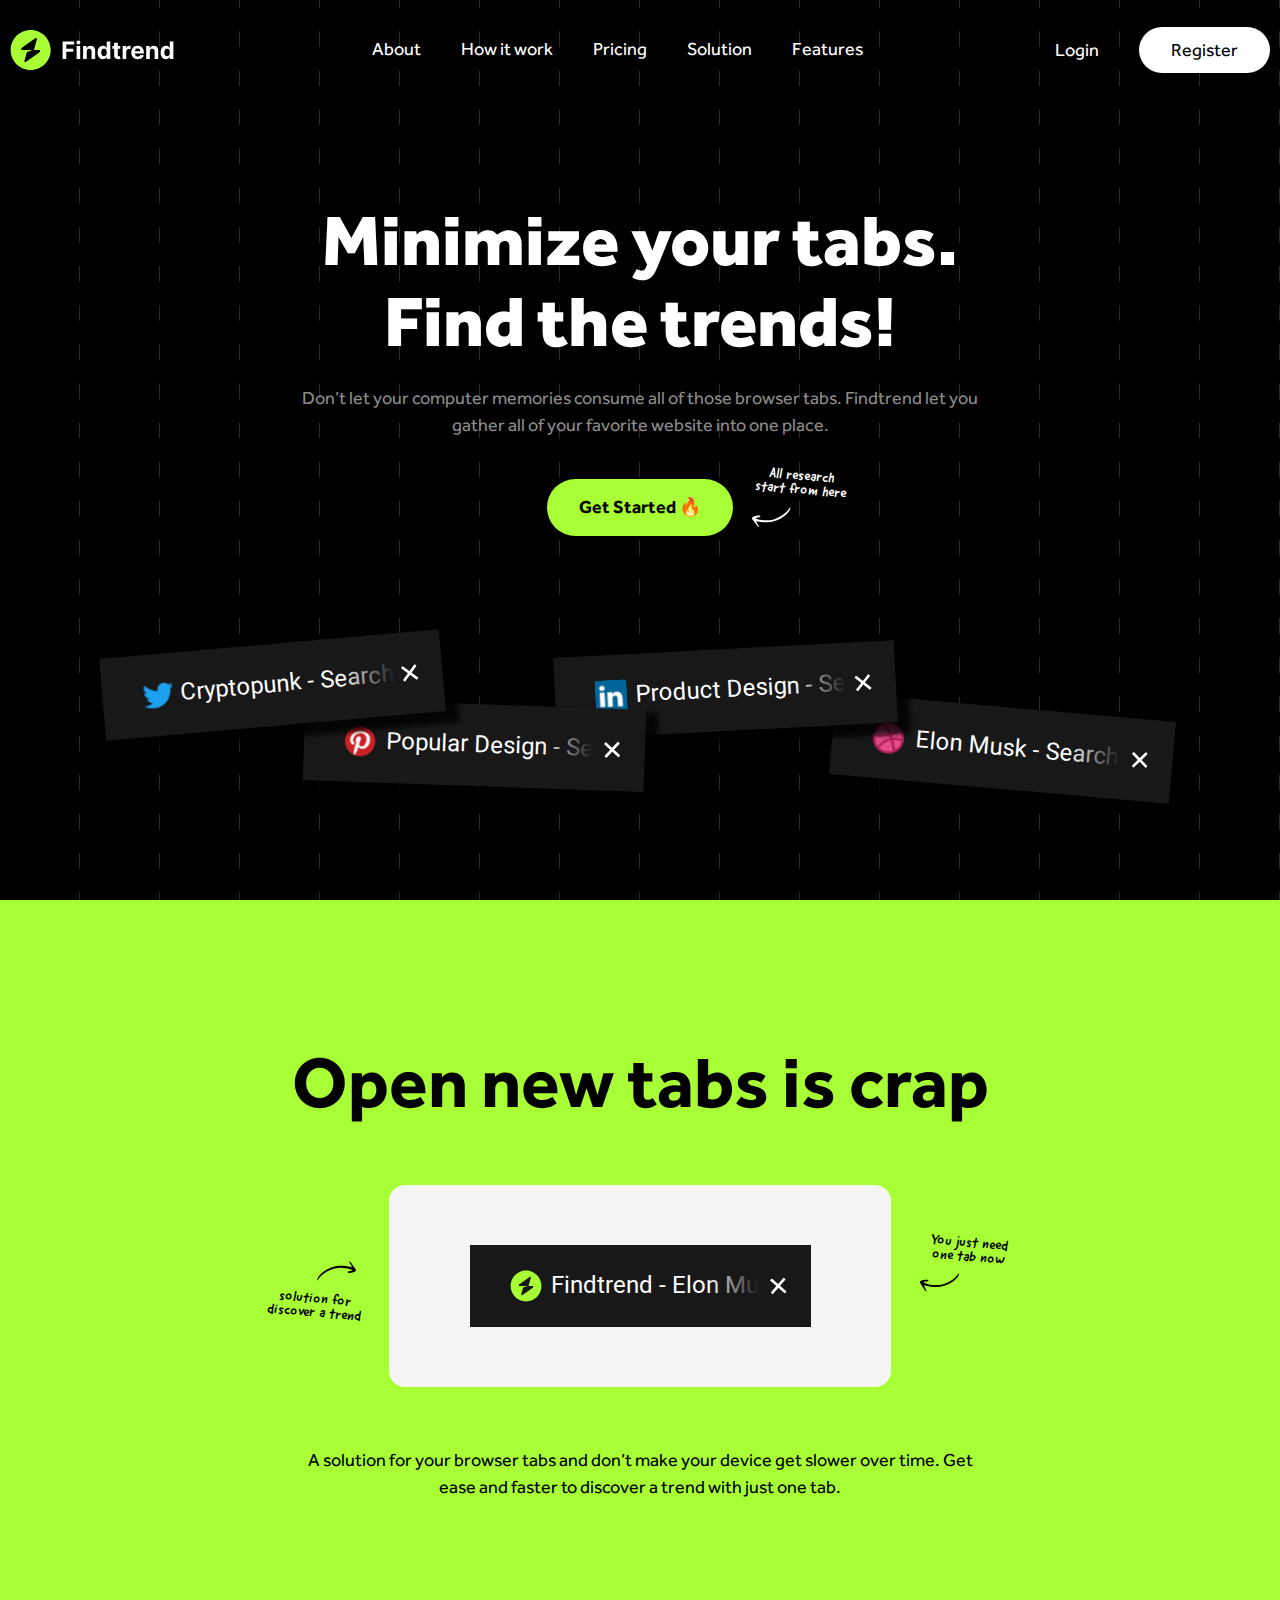
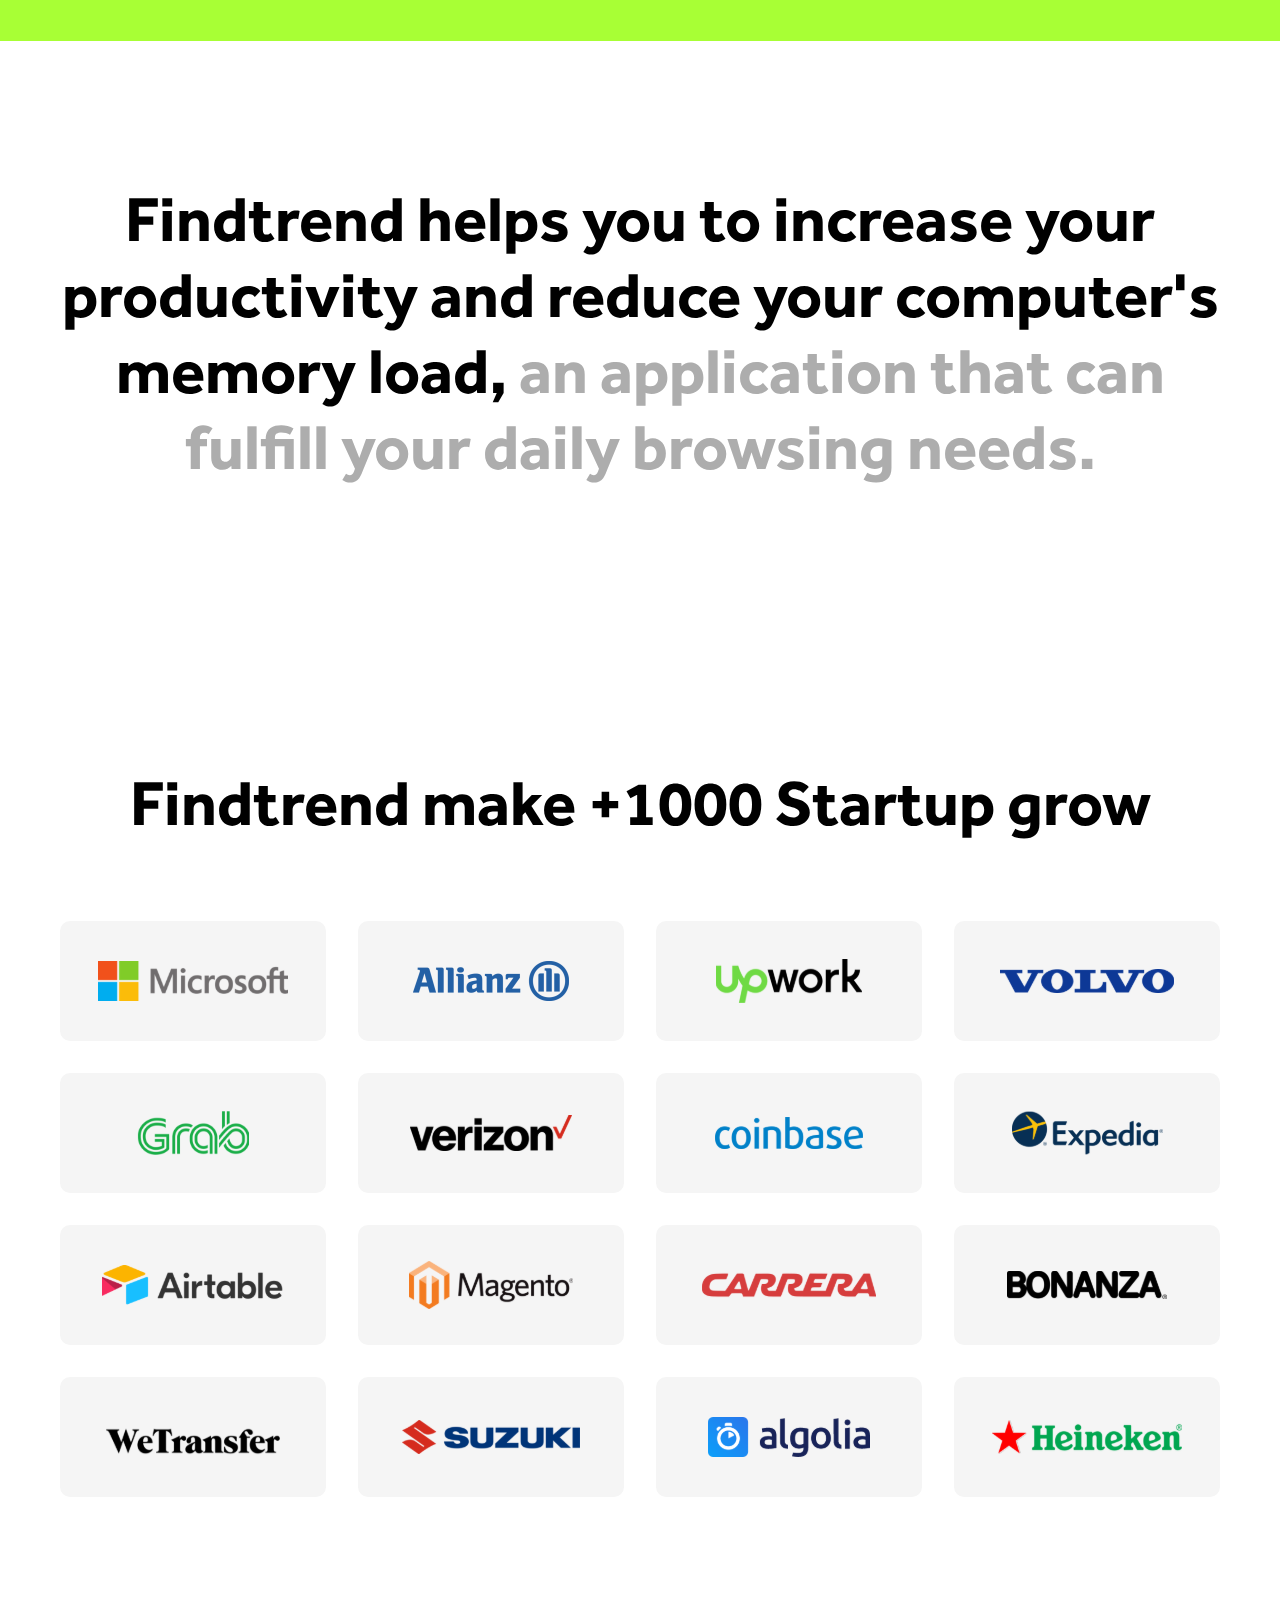
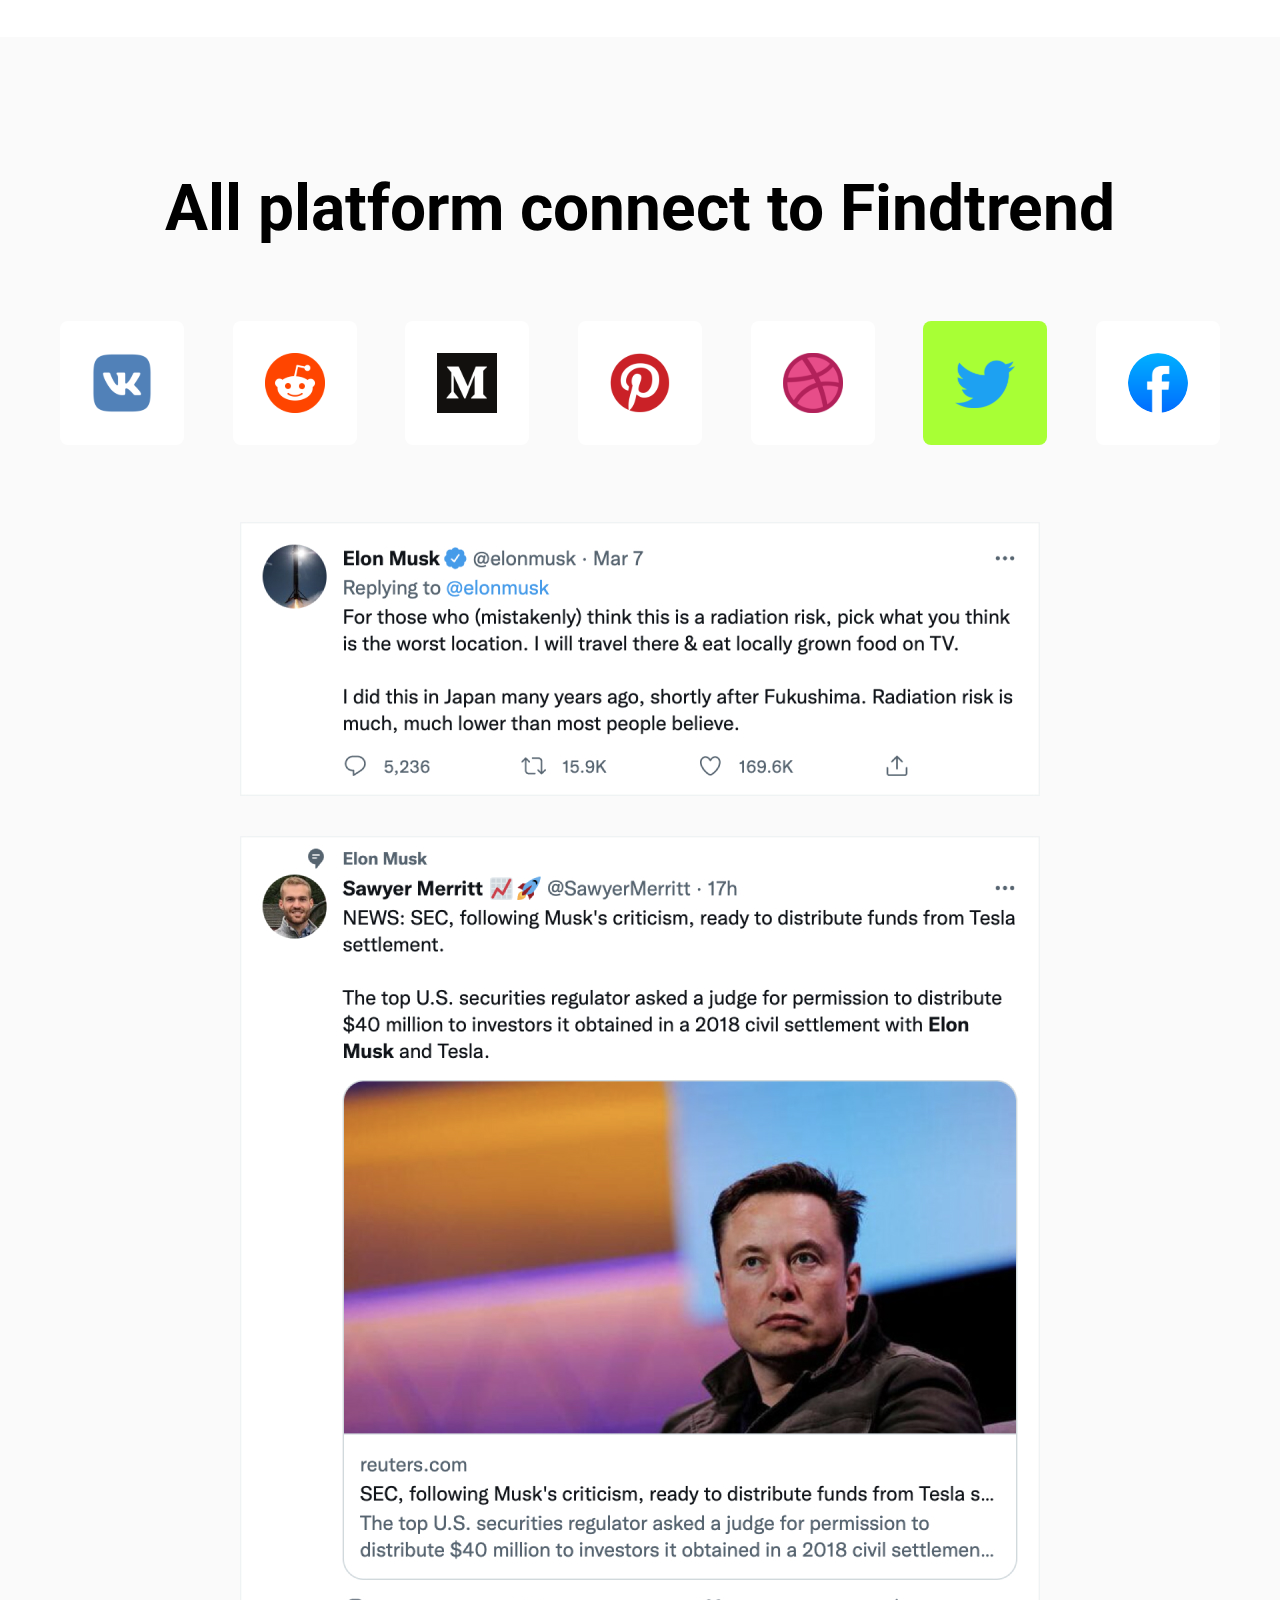
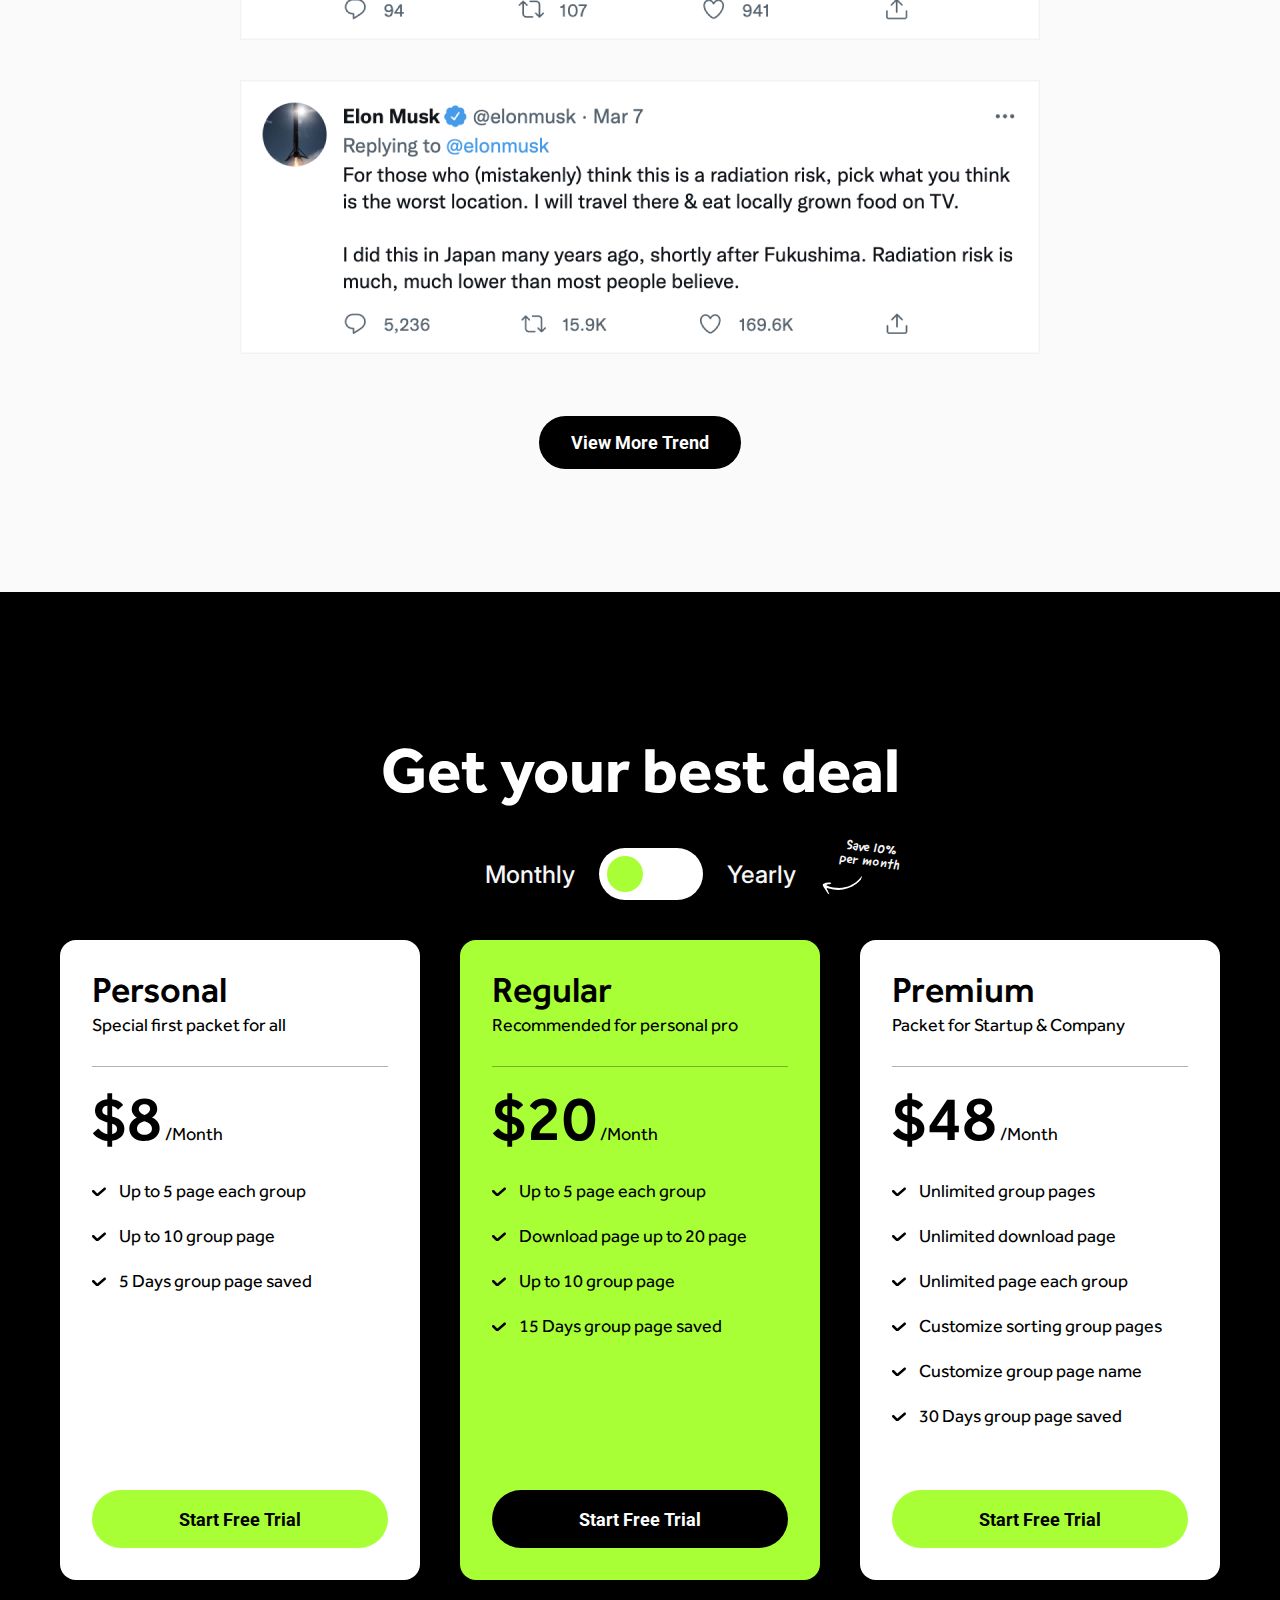
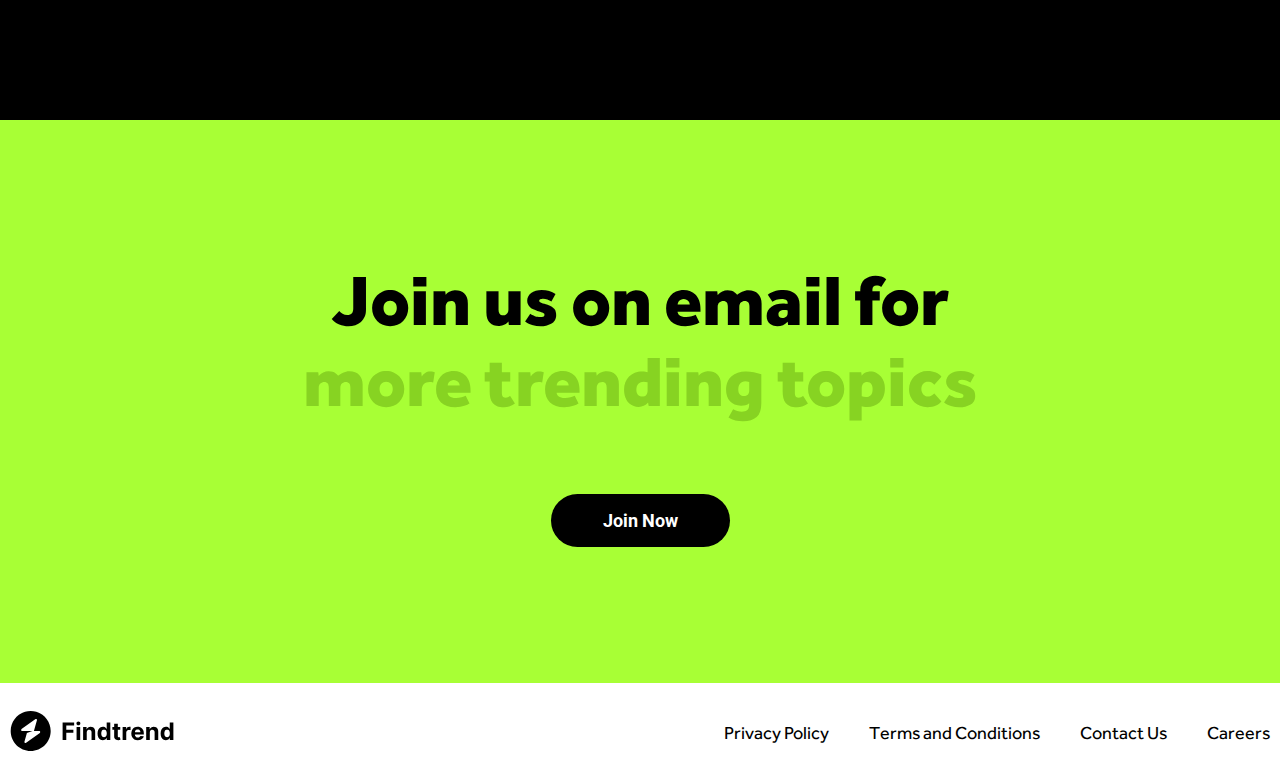
<file: index.html>
<!DOCTYPE html>
<html lang="en">

<head>
  <meta charset="UTF-8">
  <meta http-equiv="X-UA-Compatible" content="IE=edge">
  <meta name="viewport" content="width=device-width, initial-scale=1.0">
  <link rel="stylesheet" href="css/style.css">
  <title>Findtrend</title>
</head>

<body>
  <header class="header fixed-for-popup" id="header">
    <div class="container container--large header__container"><a class="logo header__logo" href="#"><span
          class="logo__mobile"><svg width="40" height="40" viewBox="0 0 40 40" fill="none"
            xmlns="http://www.w3.org/2000/svg">
            <path fill-rule="evenodd" clip-rule="evenodd"
              d="M20 40C31.0457 40 40 31.0457 40 20C40 8.95431 31.0457 0 20 0C8.95429 0 0 8.95431 0 20C0 31.0457 8.95429 40 20 40ZM26.2393 9.31684C26.543 8.23805 25.4961 7.60013 24.54 8.2813L11.1931 17.7896C10.1562 18.5283 10.3193 20 11.4381 20H14.9527V19.9728H21.8025L16.2212 21.9421L13.7607 30.6832C13.457 31.762 14.5038 32.3999 15.46 31.7187L28.8069 22.2105C29.8438 21.4718 29.6806 20 28.5619 20H23.2321L26.2393 9.31684Z"
              fill="#A8FF35" />
          </svg>
        </span><span class="logo__desk"><svg width="170" height="41" viewBox="0 0 170 41" fill="none"
            xmlns="http://www.w3.org/2000/svg">
            <path
              d="M52.5991 29V11.5455H64.1559V14.5881H56.2894V18.7472H63.3889V21.7898H56.2894V29H52.5991ZM66.57 29V15.9091H70.2006V29H66.57ZM68.3938 14.2216C67.854 14.2216 67.391 14.0426 67.0046 13.6847C66.6239 13.321 66.4336 12.8864 66.4336 12.3807C66.4336 11.8807 66.6239 11.4517 67.0046 11.0938C67.391 10.7301 67.854 10.5483 68.3938 10.5483C68.9336 10.5483 69.3938 10.7301 69.7745 11.0938C70.1609 11.4517 70.354 11.8807 70.354 12.3807C70.354 12.8864 70.1609 13.321 69.7745 13.6847C69.3938 14.0426 68.9336 14.2216 68.3938 14.2216ZM76.7397 21.4318V29H73.109V15.9091H76.5692V18.2188H76.7227C77.0124 17.4574 77.4982 16.8551 78.18 16.4119C78.8619 15.9631 79.6886 15.7386 80.6602 15.7386C81.5692 15.7386 82.3619 15.9375 83.038 16.3352C83.7141 16.733 84.2397 17.3011 84.6147 18.0398C84.9897 18.7727 85.1772 19.6477 85.1772 20.6648V29H81.5465V21.3125C81.5522 20.5114 81.3477 19.8864 80.9329 19.4375C80.5181 18.983 79.9471 18.7557 79.2198 18.7557C78.7312 18.7557 78.2994 18.8608 77.9244 19.071C77.555 19.2812 77.2653 19.5881 77.055 19.9915C76.8505 20.3892 76.7454 20.8693 76.7397 21.4318ZM92.8626 29.2131C91.8683 29.2131 90.9677 28.9574 90.1609 28.446C89.3597 27.929 88.7234 27.1705 88.2518 26.1705C87.7859 25.1648 87.5529 23.9318 87.5529 22.4716C87.5529 20.9716 87.7944 19.7244 88.2773 18.7301C88.7603 17.7301 89.4023 16.983 90.2035 16.4886C91.0103 15.9886 91.8938 15.7386 92.854 15.7386C93.587 15.7386 94.1978 15.8636 94.6864 16.1136C95.1808 16.358 95.5785 16.6648 95.8796 17.0341C96.1864 17.3977 96.4194 17.7557 96.5785 18.108H96.6893V11.5455H100.311V29H96.7319V26.9034H96.5785C96.408 27.267 96.1665 27.6278 95.854 27.9858C95.5472 28.3381 95.1467 28.6307 94.6523 28.8636C94.1637 29.0966 93.5671 29.2131 92.8626 29.2131ZM94.0131 26.3239C94.5984 26.3239 95.0927 26.1648 95.4961 25.8466C95.9052 25.5227 96.2177 25.071 96.4336 24.4915C96.6552 23.9119 96.766 23.233 96.766 22.4545C96.766 21.6761 96.658 21 96.4421 20.4261C96.2262 19.8523 95.9137 19.4091 95.5046 19.0966C95.0955 18.7841 94.5984 18.6278 94.0131 18.6278C93.4165 18.6278 92.9137 18.7898 92.5046 19.1136C92.0955 19.4375 91.7859 19.8864 91.5756 20.4602C91.3654 21.0341 91.2603 21.6989 91.2603 22.4545C91.2603 23.2159 91.3654 23.8892 91.5756 24.4744C91.7915 25.054 92.1012 25.5085 92.5046 25.8381C92.9137 26.1619 93.4165 26.3239 94.0131 26.3239ZM110.26 15.9091V18.6364H102.376V15.9091H110.26ZM104.166 12.7727H107.797V24.9773C107.797 25.3125 107.848 25.5739 107.95 25.7614C108.052 25.9432 108.194 26.071 108.376 26.1449C108.564 26.2187 108.779 26.2557 109.024 26.2557C109.194 26.2557 109.365 26.2415 109.535 26.2131C109.706 26.179 109.836 26.1534 109.927 26.1364L110.498 28.8381C110.316 28.8949 110.061 28.9602 109.731 29.0341C109.402 29.1136 109.001 29.1619 108.529 29.179C107.654 29.2131 106.887 29.0966 106.228 28.8295C105.575 28.5625 105.066 28.1477 104.703 27.5852C104.339 27.0227 104.16 26.3125 104.166 25.4545V12.7727ZM112.625 29V15.9091H116.145V18.1932H116.281C116.52 17.3807 116.92 16.767 117.483 16.3523C118.045 15.9318 118.693 15.7216 119.426 15.7216C119.608 15.7216 119.804 15.733 120.014 15.7557C120.224 15.7784 120.409 15.8097 120.568 15.8494V19.071C120.397 19.0199 120.162 18.9744 119.86 18.9347C119.559 18.8949 119.284 18.875 119.034 18.875C118.5 18.875 118.022 18.9915 117.602 19.2244C117.187 19.4517 116.858 19.7699 116.613 20.179C116.375 20.5881 116.255 21.0597 116.255 21.5938V29H112.625ZM127.801 29.2557C126.455 29.2557 125.296 28.983 124.324 28.4375C123.358 27.8864 122.614 27.108 122.091 26.1023C121.569 25.0909 121.307 23.8949 121.307 22.5142C121.307 21.1676 121.569 19.9858 122.091 18.9688C122.614 17.9517 123.35 17.1591 124.299 16.5909C125.253 16.0227 126.373 15.7386 127.657 15.7386C128.52 15.7386 129.324 15.8778 130.069 16.1562C130.819 16.429 131.472 16.8409 132.029 17.392C132.591 17.9432 133.029 18.6364 133.341 19.4716C133.654 20.3011 133.81 21.2727 133.81 22.3864V23.3835H122.756V21.1335H130.392C130.392 20.6108 130.279 20.1477 130.051 19.7443C129.824 19.3409 129.509 19.0256 129.105 18.7983C128.708 18.5653 128.245 18.4489 127.716 18.4489C127.165 18.4489 126.676 18.5767 126.25 18.8324C125.83 19.0824 125.5 19.4205 125.262 19.8466C125.023 20.267 124.901 20.7358 124.895 21.2528V23.392C124.895 24.0398 125.015 24.5994 125.253 25.071C125.498 25.5426 125.841 25.9062 126.284 26.1619C126.728 26.4176 127.253 26.5455 127.861 26.5455C128.265 26.5455 128.634 26.4886 128.969 26.375C129.304 26.2614 129.591 26.0909 129.83 25.8636C130.069 25.6364 130.25 25.358 130.375 25.0284L133.733 25.25C133.563 26.0568 133.213 26.7614 132.685 27.3636C132.162 27.9602 131.486 28.4261 130.657 28.7614C129.833 29.0909 128.881 29.2557 127.801 29.2557ZM139.81 21.4318V29H136.179V15.9091H139.64V18.2188H139.793C140.083 17.4574 140.569 16.8551 141.25 16.4119C141.932 15.9631 142.759 15.7386 143.73 15.7386C144.64 15.7386 145.432 15.9375 146.108 16.3352C146.784 16.733 147.31 17.3011 147.685 18.0398C148.06 18.7727 148.248 19.6477 148.248 20.6648V29H144.617V21.3125C144.623 20.5114 144.418 19.8864 144.003 19.4375C143.588 18.983 143.017 18.7557 142.29 18.7557C141.801 18.7557 141.37 18.8608 140.995 19.071C140.625 19.2812 140.336 19.5881 140.125 19.9915C139.921 20.3892 139.816 20.8693 139.81 21.4318ZM155.933 29.2131C154.939 29.2131 154.038 28.9574 153.231 28.446C152.43 27.929 151.794 27.1705 151.322 26.1705C150.856 25.1648 150.623 23.9318 150.623 22.4716C150.623 20.9716 150.865 19.7244 151.348 18.7301C151.831 17.7301 152.473 16.983 153.274 16.4886C154.081 15.9886 154.964 15.7386 155.924 15.7386C156.657 15.7386 157.268 15.8636 157.757 16.1136C158.251 16.358 158.649 16.6648 158.95 17.0341C159.257 17.3977 159.49 17.7557 159.649 18.108H159.76V11.5455H163.382V29H159.802V26.9034H159.649C159.478 27.267 159.237 27.6278 158.924 27.9858C158.618 28.3381 158.217 28.6307 157.723 28.8636C157.234 29.0966 156.637 29.2131 155.933 29.2131ZM157.083 26.3239C157.669 26.3239 158.163 26.1648 158.566 25.8466C158.975 25.5227 159.288 25.071 159.504 24.4915C159.725 23.9119 159.836 23.233 159.836 22.4545C159.836 21.6761 159.728 21 159.512 20.4261C159.297 19.8523 158.984 19.4091 158.575 19.0966C158.166 18.7841 157.669 18.6278 157.083 18.6278C156.487 18.6278 155.984 18.7898 155.575 19.1136C155.166 19.4375 154.856 19.8864 154.646 20.4602C154.436 21.0341 154.331 21.6989 154.331 22.4545C154.331 23.2159 154.436 23.8892 154.646 24.4744C154.862 25.054 155.172 25.5085 155.575 25.8381C155.984 26.1619 156.487 26.3239 157.083 26.3239Z"
              fill="white" />
            <circle cx="21" cy="20" r="16" fill="black" />
            <path fill-rule="evenodd" clip-rule="evenodd"
              d="M20.6836 40C31.7293 40 40.6836 31.0457 40.6836 20C40.6836 8.95431 31.7293 0 20.6836 0C9.63788 0 0.683594 8.95431 0.683594 20C0.683594 31.0457 9.63788 40 20.6836 40ZM26.9229 9.31684C27.2266 8.23805 26.1797 7.60013 25.2236 8.2813L11.8767 17.7896C10.8398 18.5283 11.0029 20 12.1217 20H15.6363V19.9728H22.4861L16.9048 21.9421L14.4443 30.6832C14.1406 31.762 15.1874 32.3999 16.1436 31.7187L29.4905 22.2105C30.5274 21.4718 30.3642 20 29.2455 20H23.9157L26.9229 9.31684Z"
              fill="#A8FF35" />
          </svg>
        </span></a>
      <div class="header__menu menu">
        <div class="menu__icon">
          <button class="menu__icon-svg"></button>
        </div>
        <nav class="menu__body">
          <ul class=" menu__list">
            <li class="menu__link"><a class="menu__link" href="#" data-goto=".start">About</a></li>
            <li class="menu__link"><a class="menu__link" href="#" data-goto=".open">How it work</a></li>
            <li class="menu__link"><a class="menu__link" href="#" data-goto=".pricing">Pricing</a></li>
            <li class="menu__link"><a class="menu__link" href="#" data-goto=".platforms">Solution</a></li>
            <li class="menu__link"><a class="menu__link" href="#" data-goto=".stats">Features</a></li>
          </ul>
        </nav>
      </div>
      <div class="header__login-wrap"><a class="header__login nav-link link--popup" href="#login">Login</a><a
          class="header__reg link--popup" href="#signup">Register</a></div>
    </div>
  </header>
  <main class="main">
    <div id="login" class="popup">
      <div class="popup__body">
        <div class="popup__content">
          <a href="#header" class="popup__close">
            <span></span>
          </a>
          <h3 class="popup__title">Login</h3>
          <form action="" class="popup__login-form login-form">
            <div class="login-form__item login-form__item--input">
              <label for="login-email" class="login-form__input-context">email</label>
              <input id="login-email" type="email" class="login-form__input" placeholder="example@ftrend.com">

            </div>
            <div class="login-form__item login-form__item--input">
              <label for="login-password" class="login-form__input-context">password</label>
              <input id="login-password" type="password" class="login-form__input" placeholder="********">
            </div>
            <div class="login-form__item login-form__item--add">
              <div class="login-form__pass">
                <a href="">forgot password?</a>
              </div>
              <div class="login-form__signup">
                not a member? <a href="#signup" class="link--popup">signup</a>
              </div>
            </div>
            <div class="login-form__item login-form__item--submit">
              <button type="submit" class="login-form__submit">login</button>
            </div>
          </form>
        </div>
      </div>
    </div>
    <div id="signup" class="popup">
      <div class="popup__body">
        <div class="popup__content">
          <a href="#header" class="popup__close">
            <span></span>
          </a>
          <h3 class="popup__title">Signup</h3>
          <form action="" class="popup__login-form login-form">
            <div class="login-form__item login-form__item--input">
              <label for="login-email" class="login-form__input-context">email</label>
              <input id="login-email" type="email" class="login-form__input" placeholder="example@ftrend.com">

            </div>
            <div class="login-form__item login-form__item--input">
              <label for="login-password" class="login-form__input-context">password</label>
              <input id="login-password" type="password" class="login-form__input" placeholder="********">
            </div>
            <div class="login-form__item login-form__item--input">
              <label for="login-password" class="login-form__input-context">repeat password</label>
              <input id="login-password" type="password" class="login-form__input" placeholder="********">
            </div>
            <div class="login-form__item login-form__item--add">
              <div class="login-form__signup">
                already have an account? <a href="#login" class="link--popup">login</a>
              </div>
            </div>
            <div class="login-form__item login-form__item--submit">
              <button type="submit" class="login-form__submit">signup</button>
            </div>
          </form>
        </div>
      </div>
    </div>

    <section class="start">
      <div class="start__bg ibg"><img src="img/bg-full.png" alt="">
        <div class="container container--small">
          <div class="start__info">
            <h1 class="start__title">Minimize your tabs.<br>Find the trends!</h1>
            <h4 class="start__subtitle">Don’t let your computer memories consume all of those browser tabs. Findtrend
              let you gather all of your favorite website into one place.</h4>
            <button class="start__button"> <a href="">Get Started 🔥</a></button>
            <div class="arrow-text start__arrow">
              <div class="arrow-text__text">All research start from here
              </div>
              <div class="arrow-text__arrow">
                <svg width="42" height="38" viewBox="0 0 42 38" fill="none" xmlns="http://www.w3.org/2000/svg">
                  <g clip-path="url(#clip0_2_305)">
                    <path
                      d="M40.9312 10.422C41.3813 12.0722 40.659 13.3427 39.8416 14.4267C38.6846 15.9196 37.3551 17.3047 35.9306 18.5034C29.2238 23.8535 21.476 25.8576 13.0029 24.9813C10.8494 24.7508 8.69337 24.2083 6.30414 23.7458C6.77462 25.9732 8.56574 27.6426 9.17692 29.9155C8.16293 29.8466 7.70531 29.1796 7.31106 28.6369C5.70239 26.4041 4.10893 24.1243 2.57757 21.8128C1.85118 20.6957 1.95504 20.055 3.07289 19.4832C5.38588 18.2609 7.84599 17.8645 10.3911 18.3255C10.4849 18.3559 10.58 18.5423 10.7537 18.806C9.58401 20.6579 7.15666 19.3531 5.65614 20.7866C8.64883 22.5857 11.9266 23.0246 15.2017 23.1515C18.6328 23.2769 22.0143 23.0751 25.2957 22.0627C28.515 21.082 31.3704 19.4648 34.1611 17.5673C36.9836 15.7319 39.1621 13.3248 40.9312 10.422Z"
                      fill="white" />
                  </g>
                  <defs>
                    <clipPath id="clip0_2_305">
                      <rect width="28.3944" height="34.4457" fill="white"
                        transform="translate(41.518 10.6121) rotate(107.943)" />
                    </clipPath>
                  </defs>
                </svg>

              </div>
            </div>
          </div>
          <div class="start__tabs">
            <div class="tab start__twitter start__tab" onclick="closeTab('start__twitter start__tab')">
              <div class="tab__wrapper">
                <div class="tab__icon"><img src="img/twitter.svg" alt=""></div>
                <div class="tab__text">Cryptopunk - Search
                  <div class="tab__shadow"> </div>
                </div>
                <div class="tab__cross">
                  <button><svg width="18" height="18" viewBox="0 0 18 18" fill="none"
                      xmlns="http://www.w3.org/2000/svg">
                      <rect width="2.64056" height="19.8042" rx="0.66129"
                        transform="matrix(0.656053 -0.754715 0.754705 0.656065 0.889648 3.42969)" fill="white" />
                      <rect width="2.64056" height="19.8042" rx="0.66129"
                        transform="matrix(-0.754705 -0.656065 -0.656053 0.754715 16.7222 2.32275)" fill="white" />
                    </svg>

                  </button>
                </div>
              </div>
            </div>
            <div class="tab start__pinterest start__tab" onclick="closeTab('start__pinterest start__tab')">
              <div class="tab__wrapper">
                <div class="tab__icon"><img src="img/pinterest.svg" alt=""></div>
                <div class="tab__text">Popular Design - Se
                  <div class="tab__shadow"> </div>
                </div>
                <div class="tab__cross">
                  <button><svg width="18" height="18" viewBox="0 0 18 18" fill="none"
                      xmlns="http://www.w3.org/2000/svg">
                      <rect width="2.64056" height="19.8042" rx="0.66129"
                        transform="matrix(0.656053 -0.754715 0.754705 0.656065 0.889648 3.42969)" fill="white" />
                      <rect width="2.64056" height="19.8042" rx="0.66129"
                        transform="matrix(-0.754705 -0.656065 -0.656053 0.754715 16.7222 2.32275)" fill="white" />
                    </svg>

                  </button>
                </div>
              </div>
            </div>
            <div class="tab start__linkedin start__tab" onclick="closeTab('start__linkedin start__tab')">
              <div class="tab__wrapper">
                <div class="tab__icon"><img src="img/linkedin.svg" alt=""></div>
                <div class="tab__text">Product Design - Se
                  <div class="tab__shadow"> </div>
                </div>
                <div class="tab__cross">
                  <button><svg width="18" height="18" viewBox="0 0 18 18" fill="none"
                      xmlns="http://www.w3.org/2000/svg">
                      <rect width="2.64056" height="19.8042" rx="0.66129"
                        transform="matrix(0.656053 -0.754715 0.754705 0.656065 0.889648 3.42969)" fill="white" />
                      <rect width="2.64056" height="19.8042" rx="0.66129"
                        transform="matrix(-0.754705 -0.656065 -0.656053 0.754715 16.7222 2.32275)" fill="white" />
                    </svg>

                  </button>
                </div>
              </div>
            </div>
            <div class="tab start__dribbble start__tab" onclick="closeTab('start__dribbble start__tab')">
              <div class="tab__wrapper">
                <div class="tab__icon"><img src="img/dribbble.svg" alt=""></div>
                <div class="tab__text">Elon Musk - Search
                  <div class="tab__shadow"> </div>
                </div>
                <div class="tab__cross">
                  <button><svg width="18" height="18" viewBox="0 0 18 18" fill="none"
                      xmlns="http://www.w3.org/2000/svg">
                      <rect width="2.64056" height="19.8042" rx="0.66129"
                        transform="matrix(0.656053 -0.754715 0.754705 0.656065 0.889648 3.42969)" fill="white" />
                      <rect width="2.64056" height="19.8042" rx="0.66129"
                        transform="matrix(-0.754705 -0.656065 -0.656053 0.754715 16.7222 2.32275)" fill="white" />
                    </svg>

                  </button>
                </div>
              </div>
            </div>
          </div>
        </div>
      </div>
    </section>

    <section class="open">
      <h2 class="open__title">Open new tabs is crap</h2>
      <div class="open__findtrend">
        <div class="arrow-text open__arrow open__arrow--1">
          <div class="arrow-text__arrow--top">
            <svg width="42" height="38" viewBox="0 0 42 38" fill="none" xmlns="http://www.w3.org/2000/svg">
              <g clip-path="url(#clip0_2_305)">
                <path
                  d="M40.9312 10.422C41.3813 12.0722 40.659 13.3427 39.8416 14.4267C38.6846 15.9196 37.3551 17.3047 35.9306 18.5034C29.2238 23.8535 21.476 25.8576 13.0029 24.9813C10.8494 24.7508 8.69337 24.2083 6.30414 23.7458C6.77462 25.9732 8.56574 27.6426 9.17692 29.9155C8.16293 29.8466 7.70531 29.1796 7.31106 28.6369C5.70239 26.4041 4.10893 24.1243 2.57757 21.8128C1.85118 20.6957 1.95504 20.055 3.07289 19.4832C5.38588 18.2609 7.84599 17.8645 10.3911 18.3255C10.4849 18.3559 10.58 18.5423 10.7537 18.806C9.58401 20.6579 7.15666 19.3531 5.65614 20.7866C8.64883 22.5857 11.9266 23.0246 15.2017 23.1515C18.6328 23.2769 22.0143 23.0751 25.2957 22.0627C28.515 21.082 31.3704 19.4648 34.1611 17.5673C36.9836 15.7319 39.1621 13.3248 40.9312 10.422Z"
                  fill="white" />
              </g>
              <defs>
                <clipPath id="clip0_2_305">
                  <rect width="28.3944" height="34.4457" fill="white"
                    transform="translate(41.518 10.6121) rotate(107.943)" />
                </clipPath>
              </defs>
            </svg>

          </div>
          <div class="arrow-text__text">solution for discover a trend
          </div>
        </div>
        <div class="open__findtrend-tab-wrap">
          <div class="tab open__findtrend-tab" onclick="closeTab('open__findtrend-tab')">
            <div class="tab__wrapper">
              <div class="tab__icon"><img src="img/findtrendsvg.svg" alt=""></div>
              <div class="tab__text">Findtrend - Elon Mu
                <div class="tab__shadow"> </div>
              </div>
              <div class="tab__cross">
                <button><svg width="18" height="18" viewBox="0 0 18 18" fill="none" xmlns="http://www.w3.org/2000/svg">
                    <rect width="2.64056" height="19.8042" rx="0.66129"
                      transform="matrix(0.656053 -0.754715 0.754705 0.656065 0.889648 3.42969)" fill="white" />
                    <rect width="2.64056" height="19.8042" rx="0.66129"
                      transform="matrix(-0.754705 -0.656065 -0.656053 0.754715 16.7222 2.32275)" fill="white" />
                  </svg>

                </button>
              </div>
            </div>
          </div>
        </div>
        <div class="arrow-text open__arrow open__arrow--2">
          <div class="arrow-text__text">You just need one tab now
          </div>
          <div class="arrow-text__arrow">
            <svg width="42" height="38" viewBox="0 0 42 38" fill="none" xmlns="http://www.w3.org/2000/svg">
              <g clip-path="url(#clip0_2_305)">
                <path
                  d="M40.9312 10.422C41.3813 12.0722 40.659 13.3427 39.8416 14.4267C38.6846 15.9196 37.3551 17.3047 35.9306 18.5034C29.2238 23.8535 21.476 25.8576 13.0029 24.9813C10.8494 24.7508 8.69337 24.2083 6.30414 23.7458C6.77462 25.9732 8.56574 27.6426 9.17692 29.9155C8.16293 29.8466 7.70531 29.1796 7.31106 28.6369C5.70239 26.4041 4.10893 24.1243 2.57757 21.8128C1.85118 20.6957 1.95504 20.055 3.07289 19.4832C5.38588 18.2609 7.84599 17.8645 10.3911 18.3255C10.4849 18.3559 10.58 18.5423 10.7537 18.806C9.58401 20.6579 7.15666 19.3531 5.65614 20.7866C8.64883 22.5857 11.9266 23.0246 15.2017 23.1515C18.6328 23.2769 22.0143 23.0751 25.2957 22.0627C28.515 21.082 31.3704 19.4648 34.1611 17.5673C36.9836 15.7319 39.1621 13.3248 40.9312 10.422Z"
                  fill="white" />
              </g>
              <defs>
                <clipPath id="clip0_2_305">
                  <rect width="28.3944" height="34.4457" fill="white"
                    transform="translate(41.518 10.6121) rotate(107.943)" />
                </clipPath>
              </defs>
            </svg>

          </div>
        </div>
      </div>
      <div class="open__subtitle">
        A solution for your browser tabs and don’t make
        your device get slower over time. Get ease and
        faster to discover a trend with just one tab.
      </div>
    </section>

    <section class="stats">
      <div class="container container--small">
        <h2 class="stats__title h2">Findtrend helps you to increase your productivity and reduce your computer's memory
          load,<span class="stats__title--grey"> an application that can fulfill your daily browsing needs. </span></h2>
        <div class="stats__companies-subsection">
          <h3 class="stats__startup h2">Findtrend make +1000 Startup grow</h3>
          <div class="stats__companies-wrap">
            <div class="company stats__company"> <img src="img/companies/brand1.svg" alt=""></div>
            <div class="company stats__company"> <img src="img/companies/brand2.svg" alt=""></div>
            <div class="company stats__company"> <img src="img/companies/brand3.svg" alt=""></div>
            <div class="company stats__company"> <img src="img/companies/brand4.svg" alt=""></div>
            <div class="company stats__company"> <img src="img/companies/brand5.svg" alt=""></div>
            <div class="company stats__company"> <img src="img/companies/brand6.svg" alt=""></div>
            <div class="company stats__company"> <img src="img/companies/brand7.svg" alt=""></div>
            <div class="company stats__company"> <img src="img/companies/brand8.svg" alt=""></div>
            <div class="company stats__company"> <img src="img/companies/brand9.svg" alt=""></div>
            <div class="company stats__company"> <img src="img/companies/brand10.svg" alt=""></div>
            <div class="company stats__company"> <img src="img/companies/brand11.svg" alt=""></div>
            <div class="company stats__company"> <img src="img/companies/brand12.svg" alt=""></div>
            <div class="company stats__company"> <img src="img/companies/brand13.svg" alt=""></div>
            <div class="company stats__company"> <img src="img/companies/brand14.svg" alt=""></div>
            <div class="company stats__company"> <img src="img/companies/brand15.svg" alt=""></div>
            <div class="company stats__company"> <img src="img/companies/brand16.svg" alt=""></div>
          </div>
        </div>
      </div>
    </section>
    <section class="platforms">
      <div class="container container--small">
        <h2 class="platforms__title">All platform connect to Findtrend</h2>
        <div class="platforms__radio-wrap">
          <div class="platform"><img src="img/platforms/social media2.svg" alt=""></div>
          <div class="platform"><img src="img/platforms/social media3.svg" alt=""></div>
          <div class="platform"><img src="img/platforms/social media4.svg" alt=""></div>
          <div class="platform"><img src="img/platforms/social media5.svg" alt=""></div>
          <div class="platform"><img src="img/platforms/social media6.svg" alt=""></div>
          <div class="platform"><img src="img/platforms/social media7.svg" alt=""></div>
          <div class="platform"><img src="img/platforms/social media8.svg" alt=""></div>
        </div>
        <div class="platforms__content"> <img src="img/posts/tweet1.jpg" alt=""><img src="img/posts/tweet2.jpg"
            alt=""><img src="img/posts/tweet1.jpg" alt=""></div>
        <div class="platforms__placeholder"><span>No content exists, as this is not an active website </span></div><a
          class="platforms__view-btn" href="404.html">View More Trend</a>
      </div>
    </section>

    <section class="pricing">
      <div class="container container--small">
        <h2 class="pricing__title h2">Get your best deal</h2>
        <div class="pricing__switch switch">
          <div class="switch__wrap"><span class="switch__period active">Monthly </span>
            <button class="switch__button">
              <div class="switch__circle"></div>
            </button><span class="switch__period active">Yearly </span>
          </div>
          <div class="switch__arrow">
            <div class="arrow-text">
              <div class="arrow-text__text">Save 10% per month
              </div>
              <div class="arrow-text__arrow">
                <svg width="42" height="38" viewBox="0 0 42 38" fill="none" xmlns="http://www.w3.org/2000/svg">
                  <g clip-path="url(#clip0_2_305)">
                    <path
                      d="M40.9312 10.422C41.3813 12.0722 40.659 13.3427 39.8416 14.4267C38.6846 15.9196 37.3551 17.3047 35.9306 18.5034C29.2238 23.8535 21.476 25.8576 13.0029 24.9813C10.8494 24.7508 8.69337 24.2083 6.30414 23.7458C6.77462 25.9732 8.56574 27.6426 9.17692 29.9155C8.16293 29.8466 7.70531 29.1796 7.31106 28.6369C5.70239 26.4041 4.10893 24.1243 2.57757 21.8128C1.85118 20.6957 1.95504 20.055 3.07289 19.4832C5.38588 18.2609 7.84599 17.8645 10.3911 18.3255C10.4849 18.3559 10.58 18.5423 10.7537 18.806C9.58401 20.6579 7.15666 19.3531 5.65614 20.7866C8.64883 22.5857 11.9266 23.0246 15.2017 23.1515C18.6328 23.2769 22.0143 23.0751 25.2957 22.0627C28.515 21.082 31.3704 19.4648 34.1611 17.5673C36.9836 15.7319 39.1621 13.3248 40.9312 10.422Z"
                      fill="white" />
                  </g>
                  <defs>
                    <clipPath id="clip0_2_305">
                      <rect width="28.3944" height="34.4457" fill="white"
                        transform="translate(41.518 10.6121) rotate(107.943)" />
                    </clipPath>
                  </defs>
                </svg>

              </div>
            </div>
          </div>
        </div>
        <div class="pricing__options-wrap">
          <div class="pricing-option white">
            <div class="pricing-option__wrapper">
              <h3 class="pricing-option__name">personal</h3>
              <div class="pricing-option__target"> Special first packet for all
              </div>
              <div class="pricing-option__price"> <span class="pricing-option__price-wrap active"><span
                    class="pricing-option__dollars">$8</span><span class="pricing-option__per-what">
                    /Month</span></span><span class="pricing-option__price-wrap"><span
                    class="pricing-option__dollars">$84</span><span class="pricing-option__per-what">
                    /Year</span></span></div>
              <ul class="pricing-option__pluses">
                <li class="pricing-option__plus">Up to 5 page each group</li>
                <li class="pricing-option__plus">Up to 10 group page</li>
                <li class="pricing-option__plus">5 Days group page saved</li>
              </ul>
            </div>
            <button class="pricing-option__start-btn green">Start Free Trial</button>
          </div>
          <div class="pricing-option green">
            <div class="pricing-option__wrapper">
              <h3 class="pricing-option__name">regular</h3>
              <div class="pricing-option__target"> Recommended for personal pro
              </div>
              <div class="pricing-option__price"> <span class="pricing-option__price-wrap active"><span
                    class="pricing-option__dollars">$20</span><span class="pricing-option__per-what">
                    /Month</span></span><span class="pricing-option__price-wrap"><span
                    class="pricing-option__dollars">$216</span><span class="pricing-option__per-what">
                    /Year</span></span></div>
              <ul class="pricing-option__pluses">
                <li class="pricing-option__plus">Up to 5 page each group</li>
                <li class="pricing-option__plus">Download page up to 20 page</li>
                <li class="pricing-option__plus">Up to 10 group page</li>
                <li class="pricing-option__plus">15 Days group page saved</li>
              </ul>
            </div>
            <button class="pricing-option__start-btn black">Start Free Trial</button>
          </div>
          <div class="pricing-option white">
            <div class="pricing-option__wrapper">
              <h3 class="pricing-option__name">premium</h3>
              <div class="pricing-option__target"> Packet for Startup &amp; Company
              </div>
              <div class="pricing-option__price"> <span class="pricing-option__price-wrap active"><span
                    class="pricing-option__dollars">$48</span><span class="pricing-option__per-what">
                    /Month</span></span><span class="pricing-option__price-wrap"><span
                    class="pricing-option__dollars">$518</span><span class="pricing-option__per-what">
                    /Year</span></span></div>
              <ul class="pricing-option__pluses">
                <li class="pricing-option__plus">Unlimited group pages</li>
                <li class="pricing-option__plus">Unlimited download page</li>
                <li class="pricing-option__plus">Unlimited page each group</li>
                <li class="pricing-option__plus">Customize sorting group pages</li>
                <li class="pricing-option__plus">Customize group page name</li>
                <li class="pricing-option__plus">30 Days group page saved</li>
              </ul>
            </div>
            <button class="pricing-option__start-btn green">Start Free Trial</button>
          </div>
        </div>
      </div>
    </section>

    <section class="email">
      <div class="container container--small">
        <h2 class="email__title">Join us on email for</h2>
        <h2 class="email__subtitle">more trending topics</h2><a class="email__button" href="404.html">Join Now </a>
      </div>
    </section>
  </main>

  <footer class="footer">
    <div class="container container--large"><a class="footer__logo" href="#"><svg width="170" height="41"
          viewBox="0 0 170 41" fill="none" xmlns="http://www.w3.org/2000/svg">
          <path
            d="M52.5991 29V11.5455H64.1559V14.5881H56.2894V18.7472H63.3889V21.7898H56.2894V29H52.5991ZM66.57 29V15.9091H70.2006V29H66.57ZM68.3938 14.2216C67.854 14.2216 67.391 14.0426 67.0046 13.6847C66.6239 13.321 66.4336 12.8864 66.4336 12.3807C66.4336 11.8807 66.6239 11.4517 67.0046 11.0938C67.391 10.7301 67.854 10.5483 68.3938 10.5483C68.9336 10.5483 69.3938 10.7301 69.7745 11.0938C70.1609 11.4517 70.354 11.8807 70.354 12.3807C70.354 12.8864 70.1609 13.321 69.7745 13.6847C69.3938 14.0426 68.9336 14.2216 68.3938 14.2216ZM76.7397 21.4318V29H73.109V15.9091H76.5692V18.2188H76.7227C77.0124 17.4574 77.4982 16.8551 78.18 16.4119C78.8619 15.9631 79.6886 15.7386 80.6602 15.7386C81.5692 15.7386 82.3619 15.9375 83.038 16.3352C83.7141 16.733 84.2397 17.3011 84.6147 18.0398C84.9897 18.7727 85.1772 19.6477 85.1772 20.6648V29H81.5465V21.3125C81.5522 20.5114 81.3477 19.8864 80.9329 19.4375C80.5181 18.983 79.9471 18.7557 79.2198 18.7557C78.7312 18.7557 78.2994 18.8608 77.9244 19.071C77.555 19.2812 77.2653 19.5881 77.055 19.9915C76.8505 20.3892 76.7454 20.8693 76.7397 21.4318ZM92.8626 29.2131C91.8683 29.2131 90.9677 28.9574 90.1609 28.446C89.3597 27.929 88.7234 27.1705 88.2518 26.1705C87.7859 25.1648 87.5529 23.9318 87.5529 22.4716C87.5529 20.9716 87.7944 19.7244 88.2773 18.7301C88.7603 17.7301 89.4023 16.983 90.2035 16.4886C91.0103 15.9886 91.8938 15.7386 92.854 15.7386C93.587 15.7386 94.1978 15.8636 94.6864 16.1136C95.1808 16.358 95.5785 16.6648 95.8796 17.0341C96.1864 17.3977 96.4194 17.7557 96.5785 18.108H96.6893V11.5455H100.311V29H96.7319V26.9034H96.5785C96.408 27.267 96.1665 27.6278 95.854 27.9858C95.5472 28.3381 95.1467 28.6307 94.6523 28.8636C94.1637 29.0966 93.5671 29.2131 92.8626 29.2131ZM94.0131 26.3239C94.5984 26.3239 95.0927 26.1648 95.4961 25.8466C95.9052 25.5227 96.2177 25.071 96.4336 24.4915C96.6552 23.9119 96.766 23.233 96.766 22.4545C96.766 21.6761 96.658 21 96.4421 20.4261C96.2262 19.8523 95.9137 19.4091 95.5046 19.0966C95.0955 18.7841 94.5984 18.6278 94.0131 18.6278C93.4165 18.6278 92.9137 18.7898 92.5046 19.1136C92.0955 19.4375 91.7859 19.8864 91.5756 20.4602C91.3654 21.0341 91.2603 21.6989 91.2603 22.4545C91.2603 23.2159 91.3654 23.8892 91.5756 24.4744C91.7915 25.054 92.1012 25.5085 92.5046 25.8381C92.9137 26.1619 93.4165 26.3239 94.0131 26.3239ZM110.26 15.9091V18.6364H102.376V15.9091H110.26ZM104.166 12.7727H107.797V24.9773C107.797 25.3125 107.848 25.5739 107.95 25.7614C108.052 25.9432 108.194 26.071 108.376 26.1449C108.564 26.2187 108.779 26.2557 109.024 26.2557C109.194 26.2557 109.365 26.2415 109.535 26.2131C109.706 26.179 109.836 26.1534 109.927 26.1364L110.498 28.8381C110.316 28.8949 110.061 28.9602 109.731 29.0341C109.402 29.1136 109.001 29.1619 108.529 29.179C107.654 29.2131 106.887 29.0966 106.228 28.8295C105.575 28.5625 105.066 28.1477 104.703 27.5852C104.339 27.0227 104.16 26.3125 104.166 25.4545V12.7727ZM112.625 29V15.9091H116.145V18.1932H116.281C116.52 17.3807 116.92 16.767 117.483 16.3523C118.045 15.9318 118.693 15.7216 119.426 15.7216C119.608 15.7216 119.804 15.733 120.014 15.7557C120.224 15.7784 120.409 15.8097 120.568 15.8494V19.071C120.397 19.0199 120.162 18.9744 119.86 18.9347C119.559 18.8949 119.284 18.875 119.034 18.875C118.5 18.875 118.022 18.9915 117.602 19.2244C117.187 19.4517 116.858 19.7699 116.613 20.179C116.375 20.5881 116.255 21.0597 116.255 21.5938V29H112.625ZM127.801 29.2557C126.455 29.2557 125.296 28.983 124.324 28.4375C123.358 27.8864 122.614 27.108 122.091 26.1023C121.569 25.0909 121.307 23.8949 121.307 22.5142C121.307 21.1676 121.569 19.9858 122.091 18.9688C122.614 17.9517 123.35 17.1591 124.299 16.5909C125.253 16.0227 126.373 15.7386 127.657 15.7386C128.52 15.7386 129.324 15.8778 130.069 16.1562C130.819 16.429 131.472 16.8409 132.029 17.392C132.591 17.9432 133.029 18.6364 133.341 19.4716C133.654 20.3011 133.81 21.2727 133.81 22.3864V23.3835H122.756V21.1335H130.392C130.392 20.6108 130.279 20.1477 130.051 19.7443C129.824 19.3409 129.509 19.0256 129.105 18.7983C128.708 18.5653 128.245 18.4489 127.716 18.4489C127.165 18.4489 126.676 18.5767 126.25 18.8324C125.83 19.0824 125.5 19.4205 125.262 19.8466C125.023 20.267 124.901 20.7358 124.895 21.2528V23.392C124.895 24.0398 125.015 24.5994 125.253 25.071C125.498 25.5426 125.841 25.9062 126.284 26.1619C126.728 26.4176 127.253 26.5455 127.861 26.5455C128.265 26.5455 128.634 26.4886 128.969 26.375C129.304 26.2614 129.591 26.0909 129.83 25.8636C130.069 25.6364 130.25 25.358 130.375 25.0284L133.733 25.25C133.563 26.0568 133.213 26.7614 132.685 27.3636C132.162 27.9602 131.486 28.4261 130.657 28.7614C129.833 29.0909 128.881 29.2557 127.801 29.2557ZM139.81 21.4318V29H136.179V15.9091H139.64V18.2188H139.793C140.083 17.4574 140.569 16.8551 141.25 16.4119C141.932 15.9631 142.759 15.7386 143.73 15.7386C144.64 15.7386 145.432 15.9375 146.108 16.3352C146.784 16.733 147.31 17.3011 147.685 18.0398C148.06 18.7727 148.248 19.6477 148.248 20.6648V29H144.617V21.3125C144.623 20.5114 144.418 19.8864 144.003 19.4375C143.588 18.983 143.017 18.7557 142.29 18.7557C141.801 18.7557 141.37 18.8608 140.995 19.071C140.625 19.2812 140.336 19.5881 140.125 19.9915C139.921 20.3892 139.816 20.8693 139.81 21.4318ZM155.933 29.2131C154.939 29.2131 154.038 28.9574 153.231 28.446C152.43 27.929 151.794 27.1705 151.322 26.1705C150.856 25.1648 150.623 23.9318 150.623 22.4716C150.623 20.9716 150.865 19.7244 151.348 18.7301C151.831 17.7301 152.473 16.983 153.274 16.4886C154.081 15.9886 154.964 15.7386 155.924 15.7386C156.657 15.7386 157.268 15.8636 157.757 16.1136C158.251 16.358 158.649 16.6648 158.95 17.0341C159.257 17.3977 159.49 17.7557 159.649 18.108H159.76V11.5455H163.382V29H159.802V26.9034H159.649C159.478 27.267 159.237 27.6278 158.924 27.9858C158.618 28.3381 158.217 28.6307 157.723 28.8636C157.234 29.0966 156.637 29.2131 155.933 29.2131ZM157.083 26.3239C157.669 26.3239 158.163 26.1648 158.566 25.8466C158.975 25.5227 159.288 25.071 159.504 24.4915C159.725 23.9119 159.836 23.233 159.836 22.4545C159.836 21.6761 159.728 21 159.512 20.4261C159.297 19.8523 158.984 19.4091 158.575 19.0966C158.166 18.7841 157.669 18.6278 157.083 18.6278C156.487 18.6278 155.984 18.7898 155.575 19.1136C155.166 19.4375 154.856 19.8864 154.646 20.4602C154.436 21.0341 154.331 21.6989 154.331 22.4545C154.331 23.2159 154.436 23.8892 154.646 24.4744C154.862 25.054 155.172 25.5085 155.575 25.8381C155.984 26.1619 156.487 26.3239 157.083 26.3239Z"
            fill="black" />
          <circle cx="21" cy="20" r="16" fill="white" />
          <path fill-rule="evenodd" clip-rule="evenodd"
            d="M20.6841 40C31.7298 40 40.6841 31.0457 40.6841 20C40.6841 8.95431 31.7298 0 20.6841 0C9.63837 0 0.684082 8.95431 0.684082 20C0.684082 31.0457 9.63837 40 20.6841 40ZM26.9234 9.31684C27.2271 8.23805 26.1802 7.60013 25.2241 8.2813L11.8772 17.7896C10.8403 18.5283 11.0034 20 12.1222 20H15.6368V19.9728H22.4866L16.9053 21.9421L14.4448 30.6832C14.1411 31.762 15.1879 32.3999 16.1441 31.7187L29.491 22.2105C30.5279 21.4718 30.3647 20 29.246 20H23.9162L26.9234 9.31684Z"
            fill="black" />
        </svg>
      </a>
      <ul class="footer__links">
        <li class="footer__link"><a class="footer__link" href="404.html">Privacy Policy</a></li>
        <li class="footer__link"><a class="footer__link" href="404.html">Terms and Conditions</a></li>
        <li class="footer__link"><a class="footer__link" href="404.html">Contact Us</a></li>
        <li class="footer__link"><a class="footer__link" href="404.html">Careers</a></li>
      </ul>
    </div>
  </footer>
  
  <script src="js/ibg.js"></script>
  <script src="js/header.js"> </script>
  <script src="js/script.js"> </script>
  <script src="js/popup.js"> </script>
</body>

</html>
</file>
<file: css/style.css>
@charset "UTF-8";
@import url("https://fonts.googleapis.com/css2?family=Inter:wght@500;700&family=Roboto:wght@400;700&display=swap");
* {
  padding: 0;
  margin: 0;
  border: 0;
}

*, *:before, *:after {
  -webkit-box-sizing: border-box;
  box-sizing: border-box;
}

:focus, :active {
  outline: none;
}

a:focus, a:active {
  outline: none;
}

nav, footer, header, aside {
  display: block;
}

html, body {
  height: 100%;
  width: 100%;
  font-size: 100%;
  line-height: 1;
  font-size: 14px;
  -ms-text-size-adjust: 100%;
  -moz-text-size-adjust: 100%;
  -webkit-text-size-adjust: 100%;
}

input, button, textarea {
  font-family: inherit;
}

input::-ms-clear {
  display: none;
}

button {
  cursor: pointer;
  background-color: transparent;
}

button::-moz-focus-inner {
  padding: 0;
  border: 0;
}

a, a:visited {
  text-decoration: none;
}

a:hover {
  text-decoration: none;
}

a {
  color: inherit;
}

ul li {
  list-style: none;
}

img {
  vertical-align: top;
}

h1, h2, h3, h4, h5, h6 {
  font-size: inherit;
  font-weight: inherit;
}

@font-face {
  font-family: "Effra";
  src: url("../fonts/Effra_Std_Rg.eot");
  src: local("☺"), url("../fonts/Effra_Std_Rg.woff") format("woff"), url("../fonts/Effra_Std_Rg.ttf") format("truetype"), url("../fonts/Effra_Std_Rg.svg") format("svg");
  font-weight: 400;
  font-style: normal;
}
@font-face {
  font-family: "Effra";
  src: url("../fonts/Effra Bold.eot");
  src: local("☺"), url("../fonts/Effra Bold.woff") format("woff"), url("../fonts/Effra Bold.ttf") format("truetype"), url("../fonts/Effra Bold.svg") format("svg");
  font-weight: 700;
  font-style: normal;
}
@font-face {
  font-family: "Effra";
  src: url("../fonts/Effra Medium.eot");
  src: local("☺"), url("../fonts/Effra Medium.woff") format("woff"), url("../fonts/Effra Medium.ttf") format("truetype"), url("../fonts/Effra Medium.svg") format("svg");
  font-weight: 500;
  font-style: normal;
}
@font-face {
  font-family: "Effra";
  src: url("../fonts/Effra Heavy.eot");
  src: local("☺"), url("../fonts/Effra Heavy.woff") format("woff"), url("../fonts/Effra Heavy.ttf") format("truetype"), url("../fonts/Effra Heavy.svg") format("svg");
  font-weight: 900;
  font-style: normal;
}
@font-face {
  font-family: "GoodDog";
  src: url("../fonts/gooddog/GoodDog New W00 Regular.eot");
  src: local("☺"), url("../fonts/gooddog/GoodDog New W00 Regular.woff") format("woff"), url("../fonts/gooddog/GoodDog New W00 Regular.ttf") format("truetype"), url("../fonts/gooddog/GoodDog New W00 Regular.svg") format("svg"), url("../fonts/gooddog/GoodDog New W00 Regular.woff2") format("woff2");
  font-weight: 400;
  font-style: normal;
}
body {
  font-family: "Effra", sans-serif;
  font-weight: 400;
}

.ibg {
  background-repeat: repeat-y;
  background-position: top;
}
.ibg > img {
  display: none;
}

.nav-list {
  display: -webkit-box;
  display: -ms-flexbox;
  display: flex;
  -webkit-box-pack: justify;
      -ms-flex-pack: justify;
          justify-content: space-between;
}
.nav-list > li:not(:last-child) {
  margin-right: 40px;
}

.nav-link {
  font-size: 18px;
  -webkit-transition: color 0.2s ease 0s;
  transition: color 0.2s ease 0s;
}
.nav-link:hover {
  color: #8cc83a;
}

.header.header--fixed {
  background-color: #000;
  -webkit-box-shadow: 0px 0px 3px 3px rgba(0, 0, 0, 0.6);
  box-shadow: 0px 0px 3px 3px rgba(0, 0, 0, 0.6);
}

html {
  scroll-behavior: smooth;
}

.header {
  background-color: transparent;
  position: absolute;
  top: 0;
  left: 0;
  width: 100%;
  z-index: 1000;
}
.header.header--fixed {
  position: fixed;
}
.header__logo {
  position: relative;
  z-index: 5;
}
.header__login-wrap {
  font-size: 18px;
  z-index: 10000;
}
@media (max-width: 910px) {
  .header__login-wrap {
    margin-right: 25px;
  }
}
@media (max-width: 360px) {
  .header__login-wrap {
    display: block;
    margin: 0;
    font-size: 24px;
  }
  .header__login-wrap > a {
    font-size: 24px;
    margin: 15px 0;
    display: block;
    text-align: center;
  }
}
.header__login {
  color: #fff;
  margin-right: 40px;
}
.header__reg {
  color: black;
  background-color: #fff;
  padding: 12px 32px;
  border-radius: 40px;
  -webkit-transition: all 0.3s ease 0s;
  transition: all 0.3s ease 0s;
}
.header__reg:hover {
  background-color: #8cc83a;
}

.header__container {
  max-width: 1398px;
  padding: 0 18px;
  padding-right: 23px;
  margin: 0 auto;
  display: -webkit-box;
  display: -ms-flexbox;
  display: flex;
  -webkit-box-align: center;
      -ms-flex-align: center;
          align-items: center;
  -webkit-box-pack: justify;
      -ms-flex-pack: justify;
          justify-content: space-between;
  min-height: 100px;
}

.menu {
  display: -webkit-box;
  display: -ms-flexbox;
  display: flex;
}

.menu__icon {
  display: none;
}

.menu__list {
  font-weight: 400;
}
.menu__list > li {
  position: relative;
  margin: 0;
  margin-left: 40px;
}
.menu__list > li:first-child {
  margin-left: 0;
}
.menu__list > li:hover .menu__link::after {
  opacity: 1;
}
.menu__list > li:hover .menu__link {
  color: #a8ff35;
}

.menu__link {
  color: #fff;
  font-size: 18px;
  -webkit-transition: color 0.3s ease 0s;
  transition: color 0.3s ease 0s;
}
.menu__link::after {
  display: block;
  content: "";
  background-color: #a8ff35;
  width: 80%;
  height: 2px;
  margin: 0 auto;
  margin-top: 5px;
  opacity: 0;
  -webkit-transition: opacity 0.3s ease 0s;
  transition: opacity 0.3s ease 0s;
}
.menu__link.active::after {
  opacity: 1;
}
.menu__link.active {
  color: #000000;
}

@media (min-width: 911px) {
  .menu__body {
    padding-top: 12px;
  }

  .menu__list {
    display: -webkit-box;
    display: -ms-flexbox;
    display: flex;
  }
}
@media (max-width: 910px) {
  .header__container {
    min-height: 65px;
  }

  body._locked {
    overflow: hidden;
  }

  .menu__icon {
    z-index: 5;
    display: -webkit-box;
    display: -ms-flexbox;
    display: flex;
    position: relative;
    width: 24px;
    height: 24px;
    background-color: transparent;
    -webkit-box-pack: center;
        -ms-flex-pack: center;
            justify-content: center;
    padding: 7px 0;
    cursor: pointer;
  }
  .menu__icon-svg {
    background-color: #fff;
    width: 18px;
    height: 2px;
    border-radius: 2px;
    -webkit-transition: all 0.3s ease 0s;
    transition: all 0.3s ease 0s;
  }
  .menu__icon-svg:after {
    content: "";
    display: block;
    width: 18px;
    height: 2px;
    background-color: #fff;
    margin-top: 6px;
    -webkit-transition: all 0.3s ease 0s;
    transition: all 0.3s ease 0s;
    border-radius: 2px;
  }
  .menu__icon._active-menu .menu__icon-svg {
    -webkit-transform: rotate(45deg);
            transform: rotate(45deg);
    height: 2.5px;
  }
  .menu__icon._active-menu .menu__icon-svg:after {
    -webkit-transform: translateY(-6px) rotate(90deg);
            transform: translateY(-6px) rotate(90deg);
    height: 2.5px;
  }

  .menu__body {
    position: fixed;
    top: -100%;
    left: 0;
    width: 100%;
    height: 100%;
    background-color: #000;
    padding: 100px 30px 30px 30px;
    -webkit-transition: top 0.5s ease 0s;
    transition: top 0.5s ease 0s;
    overflow: auto;
  }
  .menu__body::before {
    content: "";
    position: fixed;
    width: 100%;
    top: 0;
    left: 0;
    height: 65px;
    z-index: 100;
    background-color: #000;
  }
  .menu__body._active-menu {
    top: 0;
  }

  .menu__link {
    font-size: 24px;
  }
  .menu__link::after {
    margin: 0;
    margin-top: 5px;
    width: 100%;
  }

  .menu__list {
    display: -webkit-box;
    display: -ms-flexbox;
    display: flex;
    -webkit-box-pack: center;
        -ms-flex-pack: center;
            justify-content: center;
    -webkit-box-orient: vertical;
    -webkit-box-direction: normal;
        -ms-flex-direction: column;
            flex-direction: column;
  }
  .menu__list > li {
    text-align: center;
  }
  .menu__list > li {
    display: table;
    margin: 0 0 30px 0;
    -ms-flex-wrap: wrap;
        flex-wrap: wrap;
  }
  .menu__list li:last-child {
    margin-bottom: 0;
  }
}
.footer {
  background-color: #fff;
}
.footer .container {
  display: -webkit-box;
  display: -ms-flexbox;
  display: flex;
  -webkit-box-pack: justify;
      -ms-flex-pack: justify;
          justify-content: space-between;
  -webkit-box-align: center;
      -ms-flex-align: center;
          align-items: center;
  padding-top: 30px;
  padding-bottom: 30px;
  max-height: 100px;
}
.footer__links {
  display: -webkit-box;
  display: -ms-flexbox;
  display: flex;
  font-weight: 400;
  font-size: 18px;
  line-height: 100%;
}
.footer__link {
  color: #000;
  -webkit-transition: color 0.3s ease 0s;
  transition: color 0.3s ease 0s;
}
@media (min-width: 821px) {
  .footer__link:not(:last-child) {
    margin-right: 40px;
  }
}
.footer__link:hover {
  color: #8cc83a;
}

@media (max-width: 820px) {
  .footer .container {
    -webkit-box-orient: vertical;
    -webkit-box-direction: normal;
        -ms-flex-direction: column;
            flex-direction: column;
    text-align: center;
    max-height: none;
  }
  .footer__links {
    margin-top: 50px;
    -webkit-box-orient: vertical;
    -webkit-box-direction: normal;
        -ms-flex-direction: column;
            flex-direction: column;
  }
  .footer__link:not(:last-child) {
    margin-bottom: 40px;
  }
}
.start__bg {
  padding-top: 100px;
  max-height: 100vh;
  min-height: 900px;
  height: 100vh;
}
@media (max-width: 1180px) {
  .start__bg {
    max-height: none;
    height: auto;
  }
}
@media (max-width: 1100px) {
  .start__bg {
    min-height: 100vh;
  }
}
.start__info {
  padding-top: 100px;
  margin: 0 auto;
  width: 100%;
  max-width: 700px;
  text-align: center;
  position: relative;
}
@media (max-width: 1180px) {
  .start__info {
    padding-top: 25px;
  }
}
@media (max-width: 730px) {
  .start__info {
    padding-top: 0px;
  }
}
.start__title {
  font-weight: 900;
  font-size: 72px;
  color: #fff;
  line-height: 80.64px;
}
@media (max-width: 730px) {
  .start__title {
    font-size: 56px;
  }
}
@media (max-width: 560px) {
  .start__title {
    font-size: 46px;
    line-height: 112%;
  }
}
@media (max-width: 430px) {
  .start__title {
    font-size: 36px;
  }
}
.start__subtitle {
  font-weight: 400;
  font-size: 18px;
  line-height: 27px;
  color: #8b8b8b;
  margin-top: 24px;
  margin-bottom: 40px;
}
@media (max-width: 560px) {
  .start__subtitle {
    margin-top: 18px;
    margin-bottom: 30px;
  }
}
.start__button {
  color: black;
  font-weight: 700;
  font-size: 18px;
  line-height: 25.2px;
  background-color: #a8ff35;
  padding: 16px 32px;
  border-radius: 40px;
  -webkit-transition: all 0.3s ease 0s;
  transition: all 0.3s ease 0s;
}
.start__button:hover {
  background-color: #8cc83a;
}
.start__tabs {
  display: -webkit-box;
  display: -ms-flexbox;
  display: flex;
  width: 100%;
  max-width: 1076px;
  margin: 0 auto;
  position: relative;
  margin-top: 95px;
}
@media (max-width: 1180px) {
  .start__tabs {
    -webkit-box-align: center;
        -ms-flex-align: center;
            align-items: center;
    -webkit-box-orient: vertical;
    -webkit-box-direction: normal;
        -ms-flex-direction: column;
            flex-direction: column;
    max-width: 400px;
    margin-top: 35px;
    padding-bottom: 50px;
  }
}
@media (max-width: 1180px) {
  .start__tab {
    position: static !important;
  }
}
.start__twitter {
  position: absolute;
  top: 13px;
  left: 0;
  -webkit-transform: rotate(-5deg);
          transform: rotate(-5deg);
  z-index: 4;
}
.start__pinterest {
  position: absolute;
  top: 73px;
  left: 202px;
  -webkit-transform: rotate(2deg);
          transform: rotate(2deg);
  z-index: 3;
}
.start__linkedin {
  position: absolute;
  top: 18px;
  left: 453px;
  -webkit-transform: rotate(-3deg);
          transform: rotate(-3deg);
  z-index: 2;
}
.start__dribbble {
  position: absolute;
  top: 76px;
  right: 5px;
  -webkit-transform: rotate(5deg);
          transform: rotate(5deg);
  z-index: 1;
}

.start__arrow.arrow-text {
  -webkit-animation: arrow-shake 1000ms infinite;
          animation: arrow-shake 1000ms infinite;
  -webkit-animation-direction: alternate;
          animation-direction: alternate;
  color: #fff;
  position: absolute;
  bottom: 0;
  right: 143px;
  -webkit-transform: rotate(5deg);
          transform: rotate(5deg);
}
.start__arrow.arrow-text .arrow-text__arrow {
  display: inline-block;
  -webkit-transform: rotate(-7deg) translateX(-28px);
          transform: rotate(-7deg) translateX(-28px);
}
@media (max-width: 700px) {
  .start__arrow.arrow-text {
    display: none;
  }
}

@-webkit-keyframes arrow-shake {
  0% {
    -webkit-transform: rotate(5deg);
            transform: rotate(5deg);
  }
  100% {
    -webkit-transform: rotate(13deg);
            transform: rotate(13deg);
  }
}

@keyframes arrow-shake {
  0% {
    -webkit-transform: rotate(5deg);
            transform: rotate(5deg);
  }
  100% {
    -webkit-transform: rotate(13deg);
            transform: rotate(13deg);
  }
}
.open {
  background-color: #a8ff35;
  padding: 140px 0;
  color: black;
}
.open__title {
  font-weight: 700;
  font-size: 72px;
  line-height: 85px;
  text-align: center;
  margin-bottom: 60px;
}
.open__findtrend {
  max-width: 854px;
  width: 100%;
  margin: 0 auto;
  position: relative;
}
.open__findtrend-tab-wrap {
  border-radius: 16px;
  background-color: #f5f5f5;
  width: 502px;
  height: 202px;
  display: -webkit-box;
  display: -ms-flexbox;
  display: flex;
  -webkit-box-pack: center;
      -ms-flex-pack: center;
          justify-content: center;
  -webkit-box-align: center;
      -ms-flex-align: center;
          align-items: center;
  margin: 0 auto;
}
.open__findtrend-tab {
  pointer-events: all;
}
.open__findtrend-tab.closed {
  opacity: 1 !important;
  pointer-events: all !important;
}
.open__findtrend-tab .tab__wrapper {
  -webkit-box-shadow: none;
          box-shadow: none;
}
.open__arrow {
  position: absolute;
}
.open__arrow svg path {
  fill: black;
}
.open__arrow--1 {
  top: 66px;
  left: 56px;
  -webkit-transform: rotate(5deg);
          transform: rotate(5deg);
}
.open__arrow--1 .arrow-text__arrow--top {
  -webkit-transform: rotate(175deg) translate(-20px);
          transform: rotate(175deg) translate(-20px);
}
.open__arrow--2 {
  top: 50px;
  right: 52px;
  -webkit-transform: rotate(5deg);
          transform: rotate(5deg);
}
.open__arrow--2 .arrow-text__arrow {
  -webkit-transform: rotate(-3deg) translate(-28px);
          transform: rotate(-3deg) translate(-28px);
}
.open__subtitle {
  font-size: 18px;
  font-weight: 400;
  max-width: 666px;
  line-height: 150%;
  margin: 0 auto;
  text-align: center;
  margin-top: 60px;
}

@media (max-width: 1000px) {
  .open {
    padding: 80px 0;
  }
  .open__title {
    font-size: 56px;
  }
  .open__subtitle {
    max-width: 600px;
  }
}
@media (max-width: 650px) {
  .open__title {
    margin-bottom: 80px;
  }
  .open__findtrend {
    width: 340px;
  }
  .open__findtrend-tab-wrap {
    width: 339px;
    height: 118px;
    border-radius: 14px;
  }
  .open__arrow--1 {
    -webkit-transform: translate(-80px, 40px);
            transform: translate(-80px, 40px);
  }
  .open__arrow--1 .arrow-text__arrow--top {
    -webkit-transform: rotate(156deg) translate(-15px);
            transform: rotate(156deg) translate(-15px);
  }
  .open__arrow--2 {
    -webkit-transform: translate(20px, -125px);
            transform: translate(20px, -125px);
  }
  .open__arrow--2 .arrow-text__arrow {
    -webkit-transform: rotate(120deg) translate(15px, 10px) scaleX(-1);
            transform: rotate(120deg) translate(15px, 10px) scaleX(-1);
  }
  .open__subtitle {
    max-width: 300px;
    margin-top: 80px;
  }
}
@media (max-width: 580px) {
  .open__title {
    font-size: 36px;
  }
}
@media (max-width: 400px) {
  .open {
    padding: 40px 0;
  }
  .open__arrow--1 {
    -webkit-transform: translate(-50px, 40px);
            transform: translate(-50px, 40px);
  }
  .open__arrow--1 .arrow-text__arrow--top {
    -webkit-transform: rotate(156deg) translate(-15px);
            transform: rotate(156deg) translate(-15px);
  }
  .open__arrow--2 {
    -webkit-transform: translate(20px, -125px);
            transform: translate(20px, -125px);
  }
  .open__arrow--2 .arrow-text__arrow {
    -webkit-transform: rotate(120deg) translate(15px, 10px) scaleX(-1);
            transform: rotate(120deg) translate(15px, 10px) scaleX(-1);
  }
}
@media (max-width: 380px) {
  .open__title {
    line-height: 1;
    margin-bottom: 90px;
  }
  .open__findtrend {
    width: 300px;
    max-width: 300px;
  }
  .open__findtrend-tab-wrap {
    width: 300px;
    max-width: 300px;
    height: auto;
  }
  .open__arrow--1 {
    -webkit-transform: translate(-50px, 28px);
            transform: translate(-50px, 28px);
  }
  .open__arrow--1 .arrow-text__arrow--top {
    -webkit-transform: rotate(156deg) translate(-15px);
            transform: rotate(156deg) translate(-15px);
  }
  .open__arrow--2 {
    -webkit-transform: translate(20px, -125px);
            transform: translate(20px, -125px);
  }
  .open__arrow--2 .arrow-text__arrow {
    -webkit-transform: rotate(120deg) translate(15px, 10px) scaleX(-1);
            transform: rotate(120deg) translate(15px, 10px) scaleX(-1);
  }
  .open__subtitle {
    margin-top: 120px;
  }
}
.stats {
  background-color: #FFF;
}
.stats__title {
  padding: 140px 0;
}
@media (max-width: 1000px) {
  .stats__title {
    padding: 60px 0;
    font-size: 40px !important;
    line-height: 1.3 !important;
  }
}
@media (max-width: 530px) {
  .stats__title {
    font-size: 36px !important;
    padding: 40px 0;
  }
}
.stats__title--grey {
  color: #adadad !important;
}
.stats__companies-subsection {
  padding: 140px 0;
}
@media (max-width: 1000px) {
  .stats__companies-subsection {
    padding: 40px 0;
  }
}
.stats__startup {
  text-align: center;
  padding-bottom: 80px;
}
@media (max-width: 1000px) {
  .stats__startup {
    padding-bottom: 40px;
    font-size: 40px !important;
    line-height: 1.3 !important;
  }
}
@media (max-width: 530px) {
  .stats__startup {
    font-size: 36px !important;
  }
}
.stats__companies-wrap {
  display: -ms-grid;
  display: grid;
  -ms-grid-columns: 1fr 32px 1fr 32px 1fr 32px 1fr;
  grid-template-columns: 1fr 1fr 1fr 1fr;
  gap: 32px;
  margin: 0 auto;
}
@media (max-width: 1200px) {
  .stats__companies-wrap {
    -ms-grid-columns: 1fr 15px 1fr 15px 1fr;
    grid-template-columns: 1fr 1fr 1fr;
    max-width: 862px;
    gap: 15px;
  }
}
@media (max-width: 890px) {
  .stats__companies-wrap {
    -ms-grid-columns: 1fr 1fr 1fr 1fr;
    grid-template-columns: 1fr 1fr 1fr 1fr;
    max-width: 693px;
  }
}
@media (max-width: 730px) {
  .stats__companies-wrap {
    -ms-grid-columns: 1fr 1fr 1fr;
    grid-template-columns: 1fr 1fr 1fr;
    max-width: 516px;
  }
}
@media (max-width: 550px) {
  .stats__companies-wrap {
    -ms-grid-columns: 1fr 9px 1fr;
    grid-template-columns: 1fr 1fr;
    gap: 9px;
    max-width: 354px;
  }
}
@media (max-width: 370px) {
  .stats__companies-wrap {
    gap: 15px;
    max-width: 300px;
  }
}

.company {
  border-radius: 10px;
  width: 266px;
  height: 120px;
  background-color: #f5f5f5;
  display: -webkit-box;
  display: -ms-flexbox;
  display: flex;
  -webkit-box-pack: center;
      -ms-flex-pack: center;
          justify-content: center;
  -webkit-box-align: center;
      -ms-flex-align: center;
          align-items: center;
  -webkit-transition: all 0.2s linear 0s;
  transition: all 0.2s linear 0s;
}
@media (max-width: 1200px) {
  .company {
    margin: 0 auto;
  }
}
.company:hover {
  background-color: #fff;
}
.company img {
  max-width: 100%;
}
@media (max-width: 890px) {
  .company {
    width: 162px;
    height: 74px;
    padding: 25px;
  }
}
@media (max-width: 370px) {
  .company {
    width: 142px;
    height: 54px;
    padding: 15px;
  }
}

.platforms {
  padding: 140px 0;
  background-color: #fafafa;
  text-align: center;
}
@media (max-width: 1030px) {
  .platforms {
    padding: 60px 0;
  }
}
@media (max-width: 400px) {
  .platforms {
    padding: 35px 0;
  }
}
.platforms__title {
  font-family: "Roboto", sans-serif;
  font-weight: bold;
  font-size: 64px;
  margin-bottom: 80px;
}
@media (max-width: 1000px) {
  .platforms__title {
    font-size: 44px;
    margin-bottom: 40px;
  }
}
@media (max-width: 630px) {
  .platforms__title {
    font-size: 36px;
    margin-bottom: 27px;
  }
}
.platforms__radio-wrap {
  display: -webkit-box;
  display: -ms-flexbox;
  display: flex;
  -webkit-box-pack: justify;
      -ms-flex-pack: justify;
          justify-content: space-between;
  margin-bottom: 77px;
}
@media (max-width: 860px) {
  .platforms__radio-wrap {
    margin-bottom: 35px;
  }
}
@media (max-width: 630px) {
  .platforms__radio-wrap {
    padding-bottom: 10px;
    overflow-x: auto;
  }
}
.platforms__content {
  margin: 0 auto;
  max-width: 800px;
  display: none;
}
.platforms__content img {
  max-width: 100%;
}
.platforms__content img:not(:last-child) {
  margin-bottom: 40px;
}
.platforms__content img:last-child {
  margin-bottom: 80px;
}
@media (max-width: 630px) {
  .platforms__content img:last-child {
    margin-bottom: 50px;
  }
}
.platforms__content.active {
  display: block;
}
.platforms__placeholder {
  display: none;
  margin: 0 auto;
  max-width: 800px;
  margin-bottom: 80px;
  background-color: #adadad;
  border-radius: 10px;
  height: 500px;
  font-size: 40px;
  color: #a8ff35;
  text-align: center;
  padding-top: 45px;
}
.platforms__placeholder.active {
  display: block;
}
.platforms__view-btn {
  padding: 16px 32px;
  font-size: 18px;
  font-family: "Roboto", sans-serif;
  font-weight: bold;
  background-color: black;
  color: #fff;
  border-radius: 40px;
  -webkit-transition: all 0.3s ease 0s;
  transition: all 0.3s ease 0s;
}
.platforms__view-btn:hover {
  color: #8cc83a;
}

.platform {
  display: -webkit-box;
  display: -ms-flexbox;
  display: flex;
  -webkit-box-pack: center;
      -ms-flex-pack: center;
          justify-content: center;
  -webkit-box-align: center;
      -ms-flex-align: center;
          align-items: center;
  width: 124px;
  height: 124px;
  border-radius: 8px;
  background-color: #fff;
  -webkit-transition: all 0.3s ease 0s;
  transition: all 0.3s ease 0s;
  cursor: pointer;
}
.platform:hover {
  background-color: rgb(194, 194, 194);
}
.platform.active {
  background-color: #a8ff35;
}
@media (max-width: 1030px) {
  .platform {
    width: 110px;
    height: 110px;
    padding: 16px;
  }
  .platform img {
    max-width: 100%;
  }
}
@media (max-width: 860px) {
  .platform {
    width: 80px;
    height: 80px;
    padding: 16px;
  }
  .platform img {
    max-width: 100%;
  }
}
@media (max-width: 630px) {
  .platform {
    width: 64px;
    height: 64px;
  }
  .platform img {
    max-width: none;
    width: 31px;
    height: 31px;
  }
  .platform:not(:last-child) {
    margin-right: 16px;
  }
}

.pricing {
  background-color: black;
  padding: 140px 0;
}
@media (max-width: 1200px) {
  .pricing {
    padding: 60px 0;
  }
}
@media (max-width: 1000px) {
  .pricing {
    padding: 40px 0;
  }
}
@media (max-width: 400px) {
  .pricing {
    padding: 30px 0;
  }
}
.pricing__title {
  color: #fff;
}
@media (max-width: 1000px) {
  .pricing__title {
    font-size: 44px !important;
  }
}
@media (max-width: 400px) {
  .pricing__title {
    font-size: 36px !important;
  }
}
.pricing__switch {
  color: #f5f5f5;
}
.pricing__options-wrap {
  display: -webkit-box;
  display: -ms-flexbox;
  display: flex;
}
.pricing__options-wrap > div:not(:last-child) {
  margin-right: 40px;
}
@media (max-width: 1200px) {
  .pricing__options-wrap > div:not(:last-child) {
    margin-right: 5px;
  }
}
@media (max-width: 1000px) {
  .pricing__options-wrap > div:not(:last-child) {
    margin-right: 10px;
    margin-bottom: 10px;
  }
}
@media (max-width: 710px) {
  .pricing__options-wrap > div:not(:last-child) {
    margin: 0;
    margin-bottom: 20px;
  }
}
@media (max-width: 1000px) {
  .pricing__options-wrap > div:nth-child(2) {
    margin-right: 0;
  }
}
@media (max-width: 1200px) {
  .pricing__options-wrap {
    -webkit-box-pack: justify;
        -ms-flex-pack: justify;
            justify-content: space-between;
  }
}
@media (max-width: 1000px) {
  .pricing__options-wrap {
    -ms-flex-wrap: wrap;
        flex-wrap: wrap;
    -webkit-box-pack: center;
        -ms-flex-pack: center;
            justify-content: center;
  }
}
@media (max-width: 710px) {
  .pricing__options-wrap {
    -ms-flex-wrap: nowrap;
        flex-wrap: nowrap;
    -webkit-box-orient: vertical;
    -webkit-box-direction: normal;
        -ms-flex-direction: column;
            flex-direction: column;
    -webkit-box-align: center;
        -ms-flex-align: center;
            align-items: center;
  }
}

.switch {
  width: 345px;
  margin: 0 auto;
  max-height: 132px;
  position: relative;
}
@media (max-width: 580px) {
  .switch {
    margin-bottom: 60px;
  }
}
@media (max-width: 400px) {
  .switch {
    margin-bottom: 45px;
  }
}
.switch__wrap {
  text-align: center;
  display: -webkit-box;
  display: -ms-flexbox;
  display: flex;
  -webkit-box-pack: center;
      -ms-flex-pack: center;
          justify-content: center;
  -webkit-box-align: center;
      -ms-flex-align: center;
          align-items: center;
}
@media (max-width: 360px) {
  .switch__wrap {
    max-width: 300px;
    margin: 0 auto;
  }
}
@media (max-width: 340px) {
  .switch__wrap {
    max-width: 300px;
    margin: 0;
  }
}
.switch__arrow {
  position: absolute;
  top: 50%;
  margin-top: -34px;
  right: -85px;
}
@media (max-width: 580px) {
  .switch__arrow {
    margin-top: 50px;
    right: 48px;
  }
}
.switch__arrow .arrow-text {
  -webkit-transform: rotate(7deg);
          transform: rotate(7deg);
  max-width: 60px;
}
.switch__arrow .arrow-text__arrow {
  -webkit-transform: translate(-25px) rotate(-5deg);
          transform: translate(-25px) rotate(-5deg);
}
@media (max-width: 580px) {
  .switch__arrow .arrow-text__arrow {
    -webkit-transform: translate(-10px, -65px) rotate(9deg) scaleY(-1);
            transform: translate(-10px, -65px) rotate(9deg) scaleY(-1);
  }
}
.switch__period {
  font-family: "Inter", sans-serif;
  font-size: 24px;
  font-weight: 500;
  line-height: 29px;
  -webkit-transition: color 0.3s ease 0s;
  transition: color 0.3s ease 0s;
}
@media (max-width: 400px) {
  .switch__period {
    font-size: 18px;
  }
}
.switch__period .active {
  color: #fff;
}
.switch__button {
  width: 104px;
  height: 52px;
  display: -webkit-box;
  display: -ms-flexbox;
  display: flex;
  -webkit-box-align: center;
      -ms-flex-align: center;
          align-items: center;
  border-radius: 99px;
  background-color: #fff;
  padding: 8px;
  position: relative;
  margin: 40px 24px;
}
@media (max-width: 400px) {
  .switch__button {
    height: 44px;
  }
}
.switch__button.toggle div {
  right: 8px;
}
.switch__circle {
  right: 60px;
  position: absolute;
  -webkit-transition: all 0.3s ease 0s;
  transition: all 0.3s ease 0s;
  border-radius: 50%;
  height: 36px;
  width: 36px;
  background-color: #a8ff35;
}

.pricing-option {
  padding: 32px;
  width: 360px;
  min-height: 640px;
  border-radius: 16px;
  display: -webkit-box;
  display: -ms-flexbox;
  display: flex;
  -webkit-box-orient: vertical;
  -webkit-box-direction: normal;
      -ms-flex-direction: column;
          flex-direction: column;
  -webkit-box-pack: justify;
      -ms-flex-pack: justify;
          justify-content: space-between;
}
@media (max-width: 1200px) {
  .pricing-option {
    width: 339px;
    min-height: 602px;
  }
}
@media (max-width: 360px) {
  .pricing-option {
    max-width: 300px;
  }
}
.pricing-option.white {
  background-color: #fff;
}
.pricing-option.green {
  background-color: #a8ff35;
}
.pricing-option__name {
  font-size: 36px;
  font-weight: 500;
  line-height: 36px;
  text-transform: capitalize;
}
.pricing-option__target {
  font-size: 18px;
  font-weight: 400;
  line-height: 18px;
  margin-top: 8px;
}
.pricing-option__price {
  position: relative;
  min-height: 84px;
  margin-bottom: 32px;
}
.pricing-option__price::before {
  content: "";
  display: block;
  height: 1px;
  width: 100%;
  background-color: rgba(0, 0, 0, 0.3);
  margin-top: 32px;
  margin-bottom: 19px;
}
.pricing-option__price-wrap {
  position: absolute;
  bottom: 0;
  left: 0;
  opacity: 0;
  pointer-events: none;
  -webkit-transition: all 0.2s ease 0s;
  transition: all 0.2s ease 0s;
}
.pricing-option__price-wrap.active {
  opacity: 1;
  pointer-events: all;
}
.pricing-option__dollars {
  font-size: 64px;
  font-weight: 500;
  line-height: 64px;
}
.pricing-option__per-what {
  font-size: 18px;
  font-weight: 400;
  line-height: 18px;
}
.pricing-option__pluses {
  margin-bottom: 15px;
}
.pricing-option__plus {
  font-size: 18px;
  font-weight: 400;
  line-height: 18px;
  display: -webkit-box;
  display: -ms-flexbox;
  display: flex;
  -webkit-box-pack: left;
      -ms-flex-pack: left;
          justify-content: left;
  -webkit-box-align: center;
      -ms-flex-align: center;
          align-items: center;
}
.pricing-option__plus::before {
  display: block;
  content: "";
  width: 14px;
  height: 9px;
  background-image: url("../img/ok.svg");
  margin-right: 13px;
}
.pricing-option__plus:not(:last-child) {
  margin-bottom: 27px;
}
.pricing-option__start-btn {
  font-family: "Roboto", sans-serif;
  width: 100%;
  height: 58px;
  display: -webkit-box;
  display: -ms-flexbox;
  display: flex;
  -webkit-box-pack: center;
      -ms-flex-pack: center;
          justify-content: center;
  -webkit-box-align: center;
      -ms-flex-align: center;
          align-items: center;
  font-size: 18px;
  font-weight: 700;
  line-height: 25px;
  text-align: center;
  -webkit-transition: all 0.3s ease 0s;
  transition: all 0.3s ease 0s;
  border-radius: 29px;
}
.pricing-option__start-btn.green {
  background-color: #a8ff35;
}
.pricing-option__start-btn.black {
  background-color: black;
  color: #fff;
  -webkit-transition: all 0.7s ease 0s;
  transition: all 0.7s ease 0s;
}
.pricing-option__start-btn.black:hover {
  background-color: #fff;
  color: black;
}
.pricing-option__start-btn:hover {
  background-color: #8cc83a;
}

.email {
  text-align: center;
  background-color: #a8ff35;
  padding: 140px 0;
  font-size: 72px;
  font-weight: 900;
  line-height: 81px;
}
@media (max-width: 900px) {
  .email {
    padding: 60px 0;
    font-size: 60px;
    line-height: 1.3;
  }
}
@media (max-width: 590px) {
  .email {
    padding: 40px 0;
    font-size: 50px;
    line-height: 1.3;
  }
}
@media (max-width: 500px) {
  .email {
    font-size: 44px;
  }
}
@media (max-width: 450px) {
  .email {
    font-size: 36px;
  }
}
@media (max-width: 360px) {
  .email {
    font-size: 28px;
  }
}
.email__title {
  color: black;
}
.email__subtitle {
  color: #87d322;
  margin-bottom: 40px;
}
@media (max-width: 590px) {
  .email__subtitle {
    margin-bottom: 20px;
  }
}
@media (max-width: 360px) {
  .email__subtitle {
    margin-bottom: 30px;
  }
}
.email__button {
  padding: 16px 52px;
  border-radius: 40px;
  background-color: black;
  color: #fff;
  -webkit-transition: all 0.3s ease 0s;
  transition: all 0.3s ease 0s;
  font-family: "Roboto", sans-serif;
  font-size: 18px;
  font-weight: 700;
  line-height: 25px;
}
@media (max-width: 360px) {
  .email__button {
    padding: 16px 34px;
  }
}
.email__button:hover {
  color: #8cc83a;
}

.popup {
  font-size: 22px;
  opacity: 0;
  visibility: hidden;
  position: fixed;
  width: 100%;
  height: 100%;
  background-color: rgba(0, 0, 0, 0.65);
  top: 0;
  left: 0;
  z-index: 20000;
  -webkit-transition: all 0.3s ease 0s;
  transition: all 0.3s ease 0s;
  overflow-y: auto;
  overflow-x: hidden;
}
.popup.open {
  opacity: 1;
  visibility: visible;
}
.popup.open .popup__content {
  top: 0;
}
.popup__body {
  cursor: pointer;
  min-height: 100%;
  display: -webkit-box;
  display: -ms-flexbox;
  display: flex;
  -webkit-box-align: center;
      -ms-flex-align: center;
          align-items: center;
  -webkit-box-pack: center;
      -ms-flex-pack: center;
          justify-content: center;
  padding: 30px 10px;
}
.popup__content {
  position: relative;
  z-index: 2;
  background-color: #000;
  border: 1px solid #fff;
  color: #a8ff35;
  max-width: 400px;
  min-width: 300px;
  width: 70%;
  border-radius: 10px;
  padding: 30px;
  display: -webkit-box;
  display: -ms-flexbox;
  display: flex;
  -webkit-box-orient: vertical;
  -webkit-box-direction: normal;
      -ms-flex-direction: column;
          flex-direction: column;
  top: -100vh;
  -webkit-transition: all 0.5s ease 0s;
  transition: all 0.5s ease 0s;
}
.popup__close {
  -ms-flex-item-align: end;
      -ms-grid-row-align: end;
      align-self: end;
  z-index: 5;
  display: block;
  position: relative;
  width: 28px;
  height: 20px;
  cursor: pointer;
}
.popup__close::before, .popup__close::after {
  left: 0;
  position: absolute;
  height: 10%;
  width: 100%;
  background-color: #a8ff35;
  content: "";
}
.popup__close::before {
  top: 50%;
  -webkit-transform: rotate(-45deg);
          transform: rotate(-45deg);
}
.popup__close::after {
  top: 50%;
  -webkit-transform: rotate(45deg);
          transform: rotate(45deg);
}
.popup__title {
  -ms-flex-item-align: center;
      -ms-grid-row-align: center;
      align-self: center;
  font-weight: bold;
}
.popup__login-form label, .popup__login-form input {
  display: block;
}

.login-form__input {
  font-size: 18px;
  color: #fff;
  font-style: italic;
  padding-bottom: 3px;
  padding-top: 7px;
  background-color: transparent;
}
.login-form__input:focus {
  font-style: normal;
  color: #a8ff35;
}
.login-form__input:focus::-webkit-input-placeholder {
  color: transparent;
}
.login-form__input:focus::-moz-placeholder {
  color: transparent;
}
.login-form__input:focus:-ms-input-placeholder {
  color: transparent;
}
.login-form__input:focus::-ms-input-placeholder {
  color: transparent;
}
.login-form__input:focus::placeholder {
  color: transparent;
}
.login-form__submit {
  border: 1px solid #000;
  padding: 5px 50px;
  border-radius: 10px;
  -webkit-transition: all 0.3s ease 0s;
  transition: all 0.3s ease 0s;
}
.login-form__item {
  margin-top: 35px;
}
.login-form__item--input {
  border-bottom: 2px solid #a8ff35;
}
.login-form__item--submit {
  margin-top: 30px;
  -ms-flex-item-align: center;
      -ms-grid-row-align: center;
      align-self: center;
  text-align: center;
}
.login-form__item--submit:hover .login-form__submit {
  color: #fff;
  background-color: #a8ff35;
  border: 1px solid #a8ff35;
}
.login-form__item--add {
  margin-top: 5px;
}
.login-form__item--add a {
  font-weight: 500;
  font-size: 18px;
  color: rgb(184, 184, 184);
  font-style: italic;
  text-decoration: underline;
  -webkit-text-decoration-color: transparent;
          text-decoration-color: transparent;
  -webkit-transition: -webkit-text-decoration-color 0.3s ease 0s;
  transition: -webkit-text-decoration-color 0.3s ease 0s;
  transition: text-decoration-color 0.3s ease 0s;
  transition: text-decoration-color 0.3s ease 0s, -webkit-text-decoration-color 0.3s ease 0s;
}
.login-form__item--add a:hover {
  -webkit-text-decoration-color: rgb(184, 184, 184);
          text-decoration-color: rgb(184, 184, 184);
}
.login-form__signup {
  margin-top: 50px;
}
.login-form__signup a {
  font-style: normal;
}

body.popup-lock {
  overflow: hidden;
}

body {
  background-color: black;
}

.h2 {
  font-weight: 700;
  font-size: 64px;
  line-height: 76px;
  text-align: center;
}

.container {
  width: 100%;
  margin: 0 auto;
  padding: 0 10px;
}
.container--large {
  max-width: 1300px;
}
.container--small {
  max-width: 1180px;
}

.logo {
  display: block;
  width: 170px;
  height: 41px;
}
.logo__mobile {
  display: none;
}
@media (max-width: 510px) {
  .logo {
    width: 40px;
    height: 40px;
  }
  .logo__mobile {
    display: block;
  }
  .logo__mobile svg {
    width: 40px;
    height: 40px;
  }
  .logo__desk {
    display: none;
  }
}

.arrow-text {
  font-size: 14px;
  font-weight: 400;
  font-family: "GoodDog", sans-serif;
  text-align: center;
  max-width: 95px;
}
.arrow-text__text {
  max-width: 95px;
}
.arrow-text__arrow--top {
  -webkit-transform: rotate(180deg);
          transform: rotate(180deg);
}

.tab {
  -webkit-transition: opacity 0.3s ease 0s;
  transition: opacity 0.3s ease 0s;
}
@media (max-width: 1180px) {
  .tab {
    width: 300px;
    height: 80px;
    font-size: 20px;
  }
}
.tab.closed {
  opacity: 0;
  pointer-events: none;
}
.tab__wrapper {
  width: 341px;
  height: 82px;
  max-width: 341px;
  max-height: 82px;
  padding: 25px 24px 25px 40px;
  background-color: #181818;
  display: -webkit-box;
  display: -ms-flexbox;
  display: flex;
  -webkit-box-pack: justify;
      -ms-flex-pack: justify;
          justify-content: space-between;
  -webkit-box-align: center;
      -ms-flex-align: center;
          align-items: center;
  -webkit-box-shadow: rgba(0, 0, 0, 0.8) 7.29px 7.29px 5px 5px;
          box-shadow: rgba(0, 0, 0, 0.8) 7.29px 7.29px 5px 5px;
}
@media (max-width: 1180px) {
  .tab__wrapper {
    width: 300px;
    height: 80px;
    padding: 0 20px;
    font-size: 20px;
  }
}
.tab__icon img {
  width: 32px;
  height: 32px;
  max-width: 32px;
  max-height: 32px;
  image-rendering: optimizeQuality;
}
.tab__text {
  color: #fff;
  font-size: 23.81px;
  font-family: "Roboto", sans-serif;
  font-weight: 400;
  position: relative;
  white-space: nowrap;
}
@media (max-width: 1180px) {
  .tab__text {
    padding: 0 5px;
  }
}
.tab__shadow {
  position: absolute;
  width: 100%;
  height: 100%;
  top: 0;
  left: 0;
  background: -webkit-gradient(linear, left top, right top, color-stop(75%, rgba(255, 255, 255, 0)), to(rgb(24, 24, 24)));
  background: linear-gradient(90deg, rgba(255, 255, 255, 0) 75%, rgb(24, 24, 24) 100%);
}
.tab__cross {
  margin-top: 3px;
}

.page-404 {
  text-align: center;
  color: #fff;
}
.page-404 h1 {
  margin-bottom: 40px;
}

.num-404 {
  font-size: 70px;
  margin-top: 100px;
}

.link-404 {
  color: black;
  font-weight: 700;
  font-size: 18px;
  line-height: 25.2px;
  background-color: #a8ff35;
  padding: 16px 32px;
  border-radius: 40px;
  -webkit-transition: all 0.3s ease 0s;
  transition: all 0.3s ease 0s;
}
.link-404:hover {
  background-color: #8cc83a;
}
</file>
